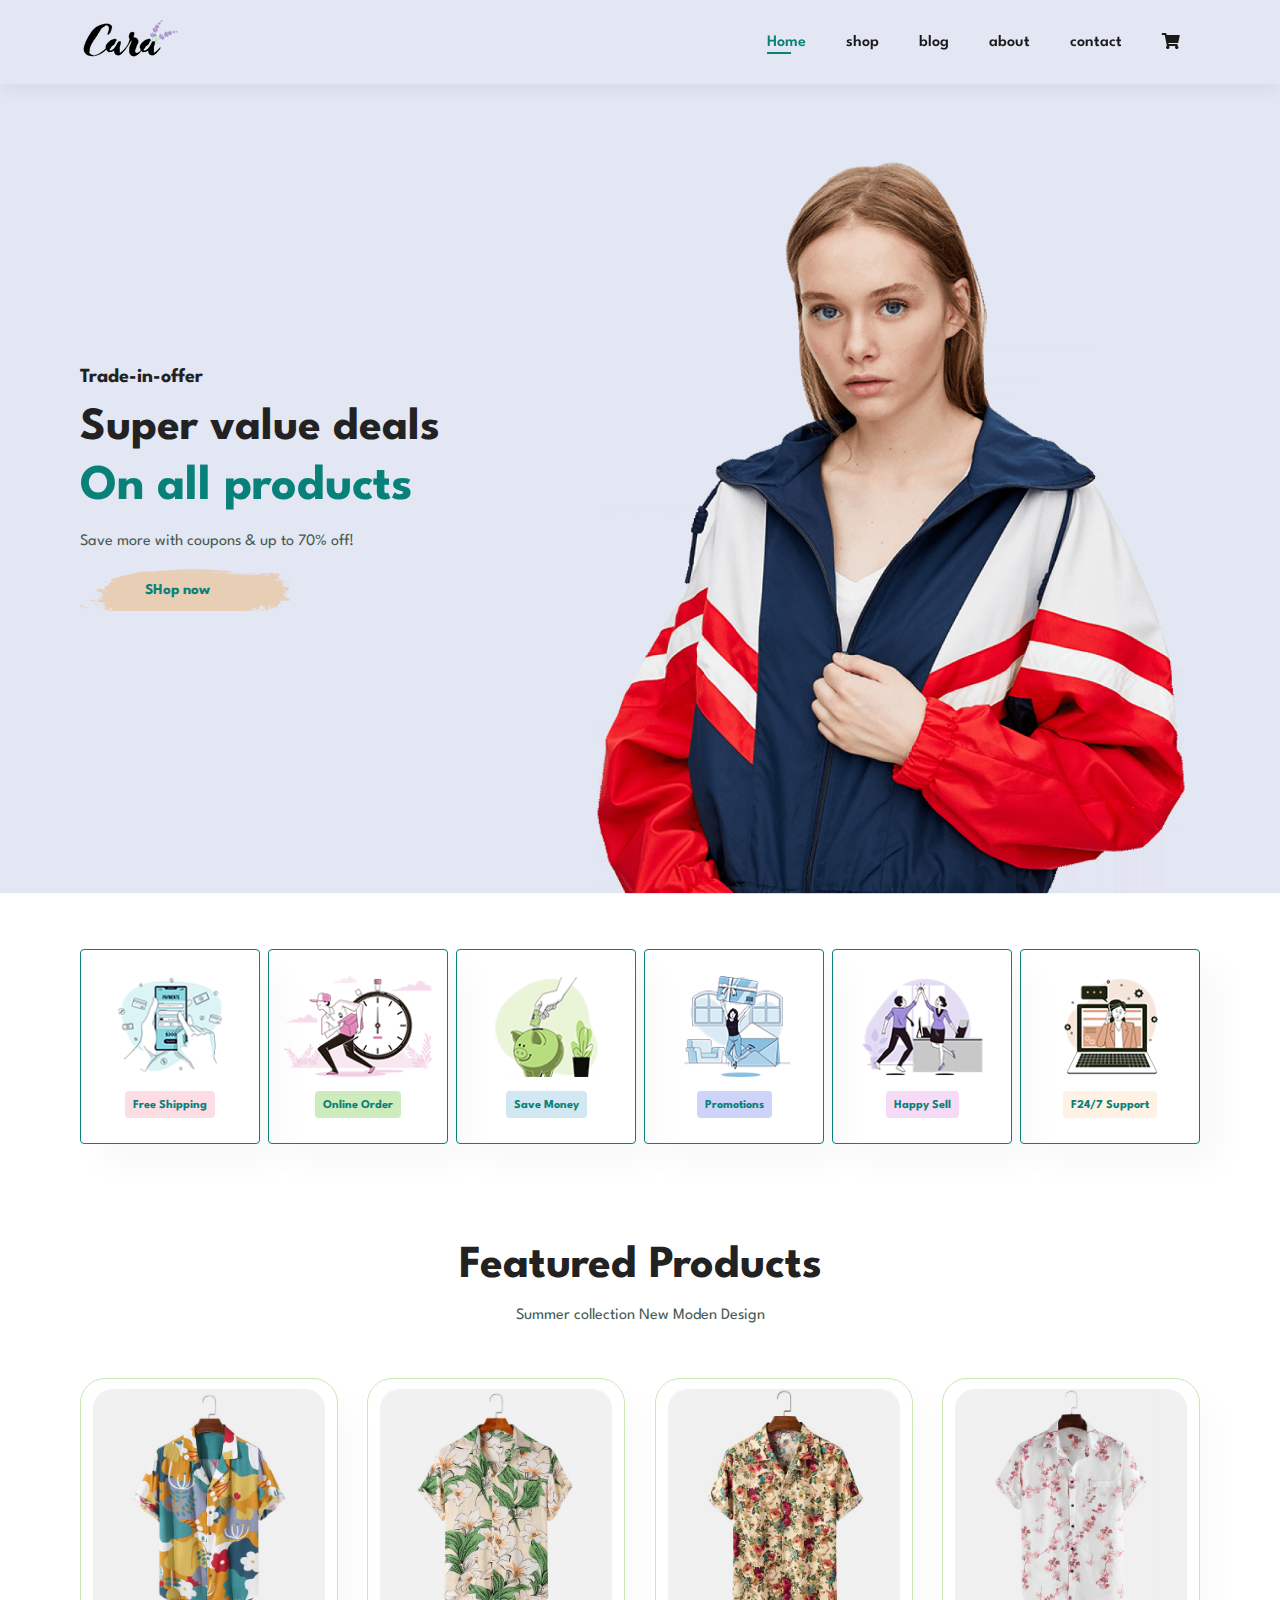
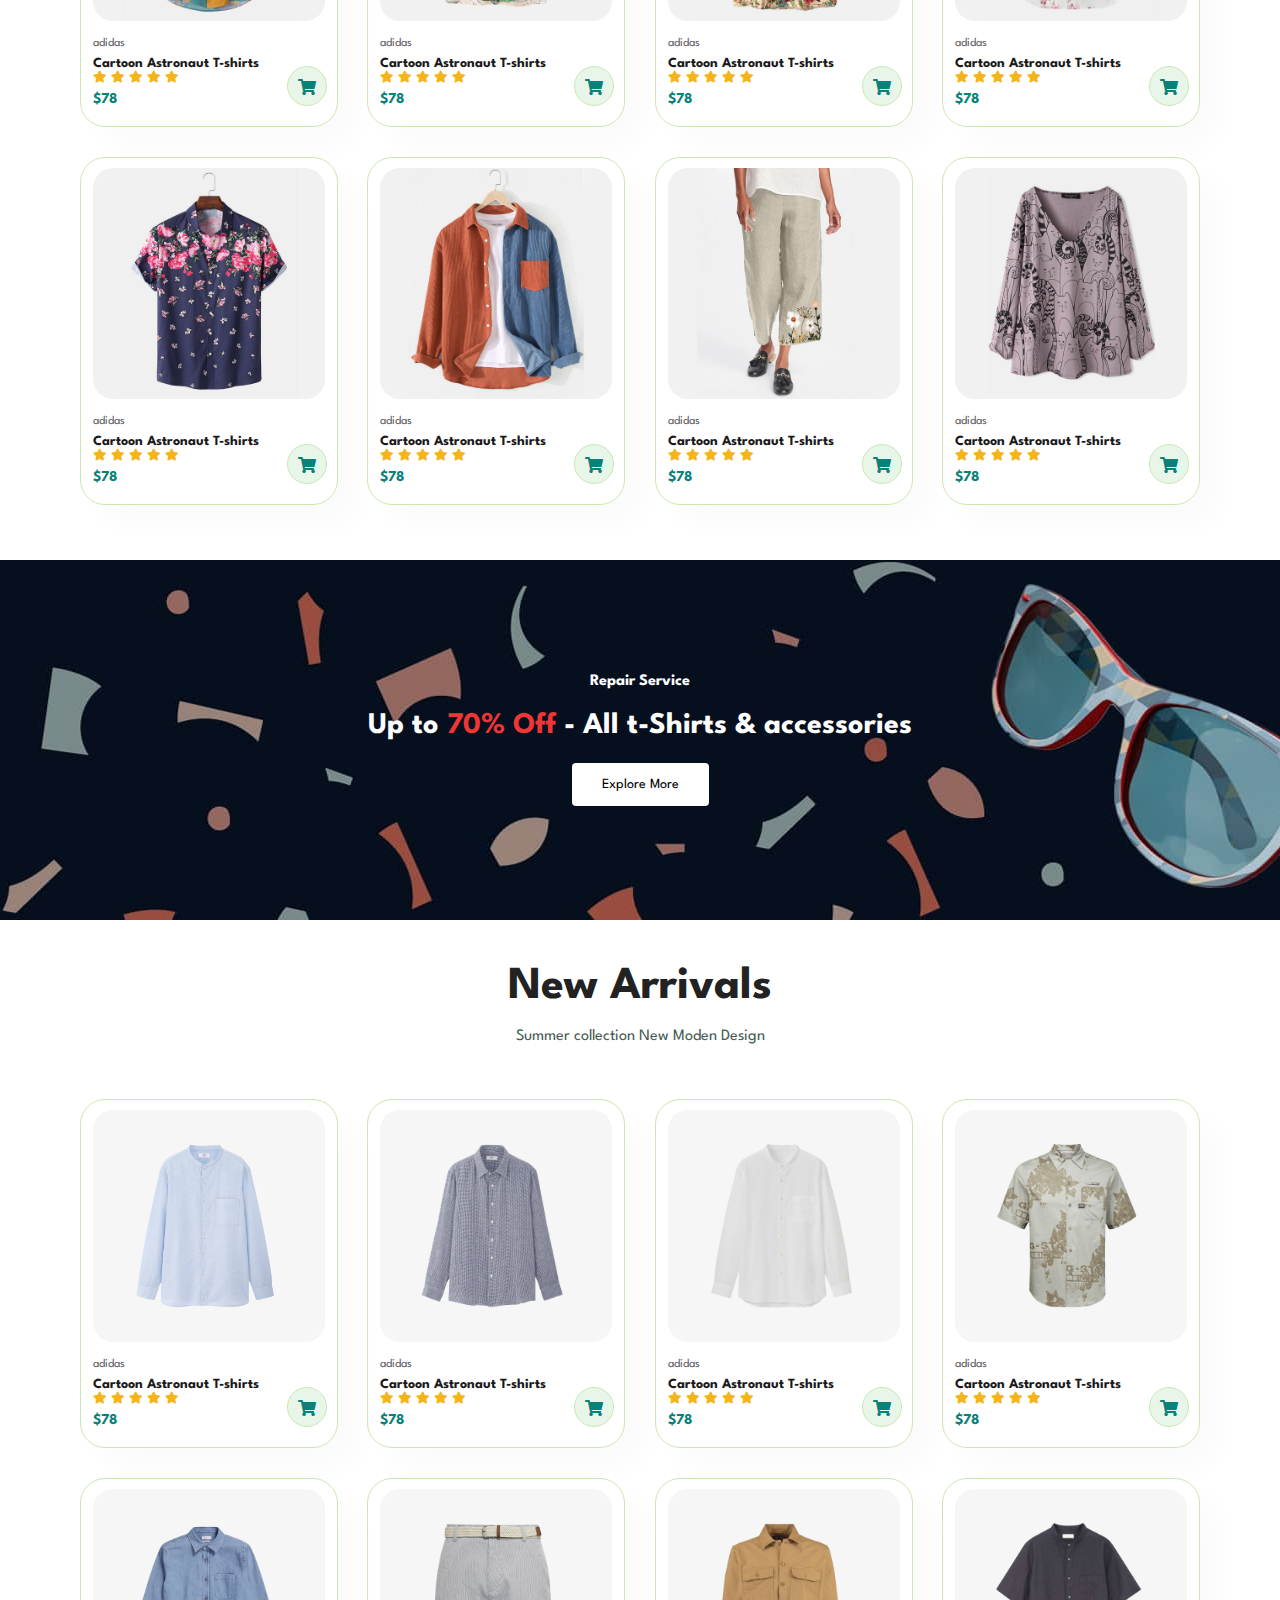
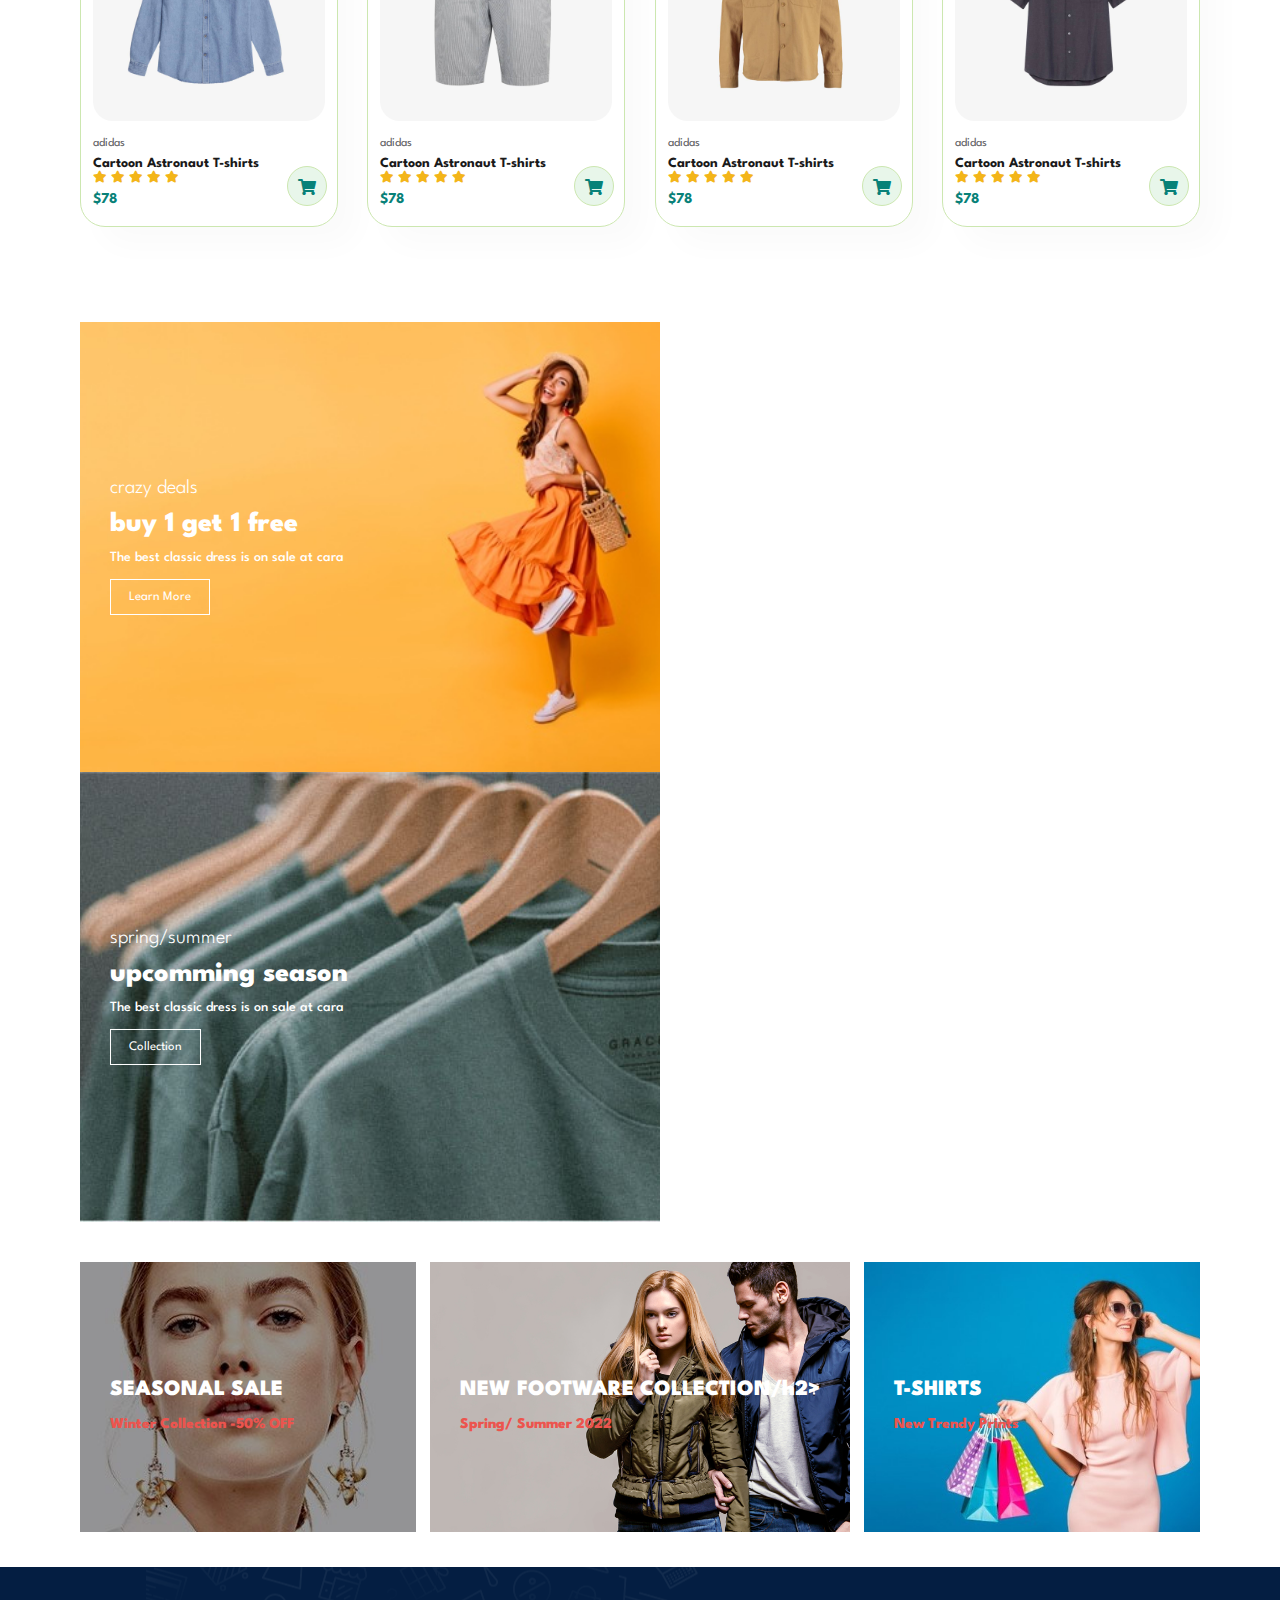
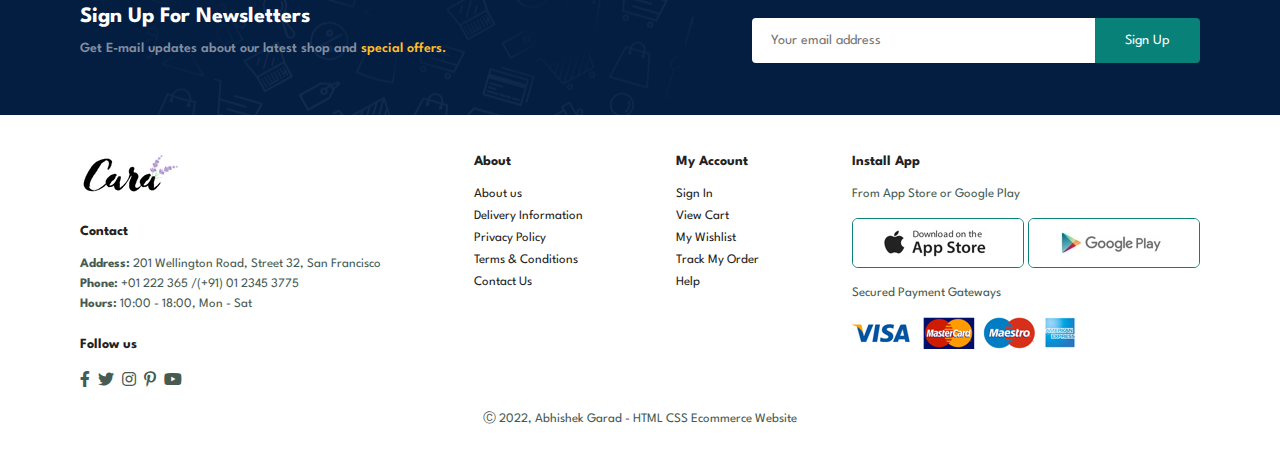
<file: index.html>
<!DOCTYPE html>
<html lang="en">

<head>
    <meta charset="UTF-8">
    <meta http-equiv="X-UA-Compatible" content="IE=edge">
    <meta name="viewport" content="width=device-width, initial-scale=1.0">
    <title>Document</title>
    <link rel="stylesheet" href="style.css">
    <link rel="stylesheet" href="https://use.fontawesome.com/releases/v5.15.4/css/all.css">

<body>

    <section id="header">
        <a href="#"><img src="img/logo.png" class="logo" alt=""></a>

        <div>
            <ul id="navbar">
                <li><a class="active" href="index.html">Home</a></li>
                <li><a href="shop.html">shop</a></li>
                <li><a href="blog.html">blog</a></li>
                <li><a href="about.html">about</a></li>
                <li><a href="contact.html">contact</a></li>
                <li id="lg-bag"><a href="cart.html"><i class="fa fa-shopping-cart" aria-hidden="true"></i></a></li>
                <a href="#" id="close"><i class="fa fa-times" aria-hidden="true"></i></a>
            </ul>

        </div>
        <div id="mobile">
            <a href="cart.html"><i class="fa fa-shopping-cart" aria-hidden="true"></i></a>
            <i id="bar" class="fas fa-outdent"></i>
        </div>
    </section>

    <section id="hero">
        <h4>Trade-in-offer</h4>
        <h2>Super value deals</h2>
        <h1>On all products</h1>
        <p>Save more with coupons & up to 70% off!</p>
        <button>SHop now</button>
    </section>

    <section id="feature" class="section-p1">
        <div class="fe-box">
            <img src="img/features/f1.png" alt="">
            <h6>Free Shipping</h6>
        </div>
        <div class="fe-box">
            <img src="img/features/f2.png" alt="">
            <h6>Online Order</h6>
        </div>
        <div class="fe-box">
            <img src="img/features/f3.png" alt="">
            <h6>Save Money</h6>
        </div>
        <div class="fe-box">
            <img src="img/features/f4.png" alt="">
            <h6>Promotions</h6>
        </div>
        <div class="fe-box">
            <img src="img/features/f5.png" alt="">
            <h6>Happy Sell</h6>
        </div>
        <div class="fe-box">
            <img src="img/features/f6.png" alt="">
            <h6>F24/7 Support</h6>
        </div>

    </section>

    <section id="product1" class="section-p1">
        <h2>Featured Products</h2>
        <p>Summer collection New Moden Design</p>
        <div class="pro-container">
            <div class="pro">
                <img src="img/products/f1.jpg" alt="">
                <div class="des">
                    <span>adidas</span>
                    <h5>Cartoon Astronaut T-shirts</h5>
                    <div class="star">
                        <i class="fas fa-star"></i>
                        <i class="fas fa-star"></i>
                        <i class="fas fa-star"></i>
                        <i class="fas fa-star"></i>
                        <i class="fas fa-star"></i>
                    </div>
                    <h4>$78</h4>
                </div>
                <a href="#"><i class="fa fa-shopping-cart cart" aria-hidden="true"></i></a>
            </div>
            <div class="pro">
                <img src="img/products/f2.jpg" alt="">
                <div class="des">
                    <span>adidas</span>
                    <h5>Cartoon Astronaut T-shirts</h5>
                    <div class="star">
                        <i class="fas fa-star"></i>
                        <i class="fas fa-star"></i>
                        <i class="fas fa-star"></i>
                        <i class="fas fa-star"></i>
                        <i class="fas fa-star"></i>
                    </div>
                    <h4>$78</h4>
                </div>
                <a href="#"><i class="fa fa-shopping-cart cart" aria-hidden="true"></i></a>
            </div>
            <div class="pro">
                <img src="img/products/f3.jpg" alt="">
                <div class="des">
                    <span>adidas</span>
                    <h5>Cartoon Astronaut T-shirts</h5>
                    <div class="star">
                        <i class="fas fa-star"></i>
                        <i class="fas fa-star"></i>
                        <i class="fas fa-star"></i>
                        <i class="fas fa-star"></i>
                        <i class="fas fa-star"></i>
                    </div>
                    <h4>$78</h4>
                </div>
                <a href="#"><i class="fa fa-shopping-cart cart" aria-hidden="true"></i></a>
            </div>
            <div class="pro">
                <img src="img/products/f4.jpg" alt="">
                <div class="des">
                    <span>adidas</span>
                    <h5>Cartoon Astronaut T-shirts</h5>
                    <div class="star">
                        <i class="fas fa-star"></i>
                        <i class="fas fa-star"></i>
                        <i class="fas fa-star"></i>
                        <i class="fas fa-star"></i>
                        <i class="fas fa-star"></i>
                    </div>
                    <h4>$78</h4>
                </div>
                <a href="#"><i class="fa fa-shopping-cart cart" aria-hidden="true"></i></a>
            </div>
            <div class="pro">
                <img src="img/products/f5.jpg" alt="">
                <div class="des">
                    <span>adidas</span>
                    <h5>Cartoon Astronaut T-shirts</h5>
                    <div class="star">
                        <i class="fas fa-star"></i>
                        <i class="fas fa-star"></i>
                        <i class="fas fa-star"></i>
                        <i class="fas fa-star"></i>
                        <i class="fas fa-star"></i>
                    </div>
                    <h4>$78</h4>
                </div>
                <a href="#"><i class="fa fa-shopping-cart cart" aria-hidden="true"></i></a>
            </div>
            <div class="pro">
                <img src="img/products/f6.jpg" alt="">
                <div class="des">
                    <span>adidas</span>
                    <h5>Cartoon Astronaut T-shirts</h5>
                    <div class="star">
                        <i class="fas fa-star"></i>
                        <i class="fas fa-star"></i>
                        <i class="fas fa-star"></i>
                        <i class="fas fa-star"></i>
                        <i class="fas fa-star"></i>
                    </div>
                    <h4>$78</h4>
                </div>
                <a href="#"><i class="fa fa-shopping-cart cart" aria-hidden="true"></i></a>
            </div>
            <div class="pro">
                <img src="img/products/f7.jpg" alt="">
                <div class="des">
                    <span>adidas</span>
                    <h5>Cartoon Astronaut T-shirts</h5>
                    <div class="star">
                        <i class="fas fa-star"></i>
                        <i class="fas fa-star"></i>
                        <i class="fas fa-star"></i>
                        <i class="fas fa-star"></i>
                        <i class="fas fa-star"></i>
                    </div>
                    <h4>$78</h4>
                </div>
                <a href="#"><i class="fa fa-shopping-cart cart" aria-hidden="true"></i></a>
            </div>
            <div class="pro">
                <img src="img/products/f8.jpg" alt="">
                <div class="des">
                    <span>adidas</span>
                    <h5>Cartoon Astronaut T-shirts</h5>
                    <div class="star">
                        <i class="fas fa-star"></i>
                        <i class="fas fa-star"></i>
                        <i class="fas fa-star"></i>
                        <i class="fas fa-star"></i>
                        <i class="fas fa-star"></i>
                    </div>
                    <h4>$78</h4>
                </div>
                <a href="#"><i class="fa fa-shopping-cart cart" aria-hidden="true"></i></a>
            </div>

        </div>

    </section>

    <section id="banner" class="section-m1">
        <h4>Repair Service</h4>
        <h2>Up to <span>70% Off</span> - All t-Shirts & accessories</h2>
        <button class="normal">Explore More</button>

    </section>

    <section id="product1" class="section-p1">
        <h2>New Arrivals</h2>
        <p>Summer collection New Moden Design</p>
        <div class="pro-container">
            <div class="pro">
                <img src="img/products/n1.jpg" alt="">
                <div class="des">
                    <span>adidas</span>
                    <h5>Cartoon Astronaut T-shirts</h5>
                    <div class="star">
                        <i class="fas fa-star"></i>
                        <i class="fas fa-star"></i>
                        <i class="fas fa-star"></i>
                        <i class="fas fa-star"></i>
                        <i class="fas fa-star"></i>
                    </div>
                    <h4>$78</h4>
                </div>
                <a href="#"><i class="fa fa-shopping-cart cart" aria-hidden="true"></i></a>
            </div>
            <div class="pro">
                <img src="img/products/n2.jpg" alt="">
                <div class="des">
                    <span>adidas</span>
                    <h5>Cartoon Astronaut T-shirts</h5>
                    <div class="star">
                        <i class="fas fa-star"></i>
                        <i class="fas fa-star"></i>
                        <i class="fas fa-star"></i>
                        <i class="fas fa-star"></i>
                        <i class="fas fa-star"></i>
                    </div>
                    <h4>$78</h4>
                </div>
                <a href="#"><i class="fa fa-shopping-cart cart" aria-hidden="true"></i></a>
            </div>
            <div class="pro">
                <img src="img/products/n3.jpg" alt="">
                <div class="des">
                    <span>adidas</span>
                    <h5>Cartoon Astronaut T-shirts</h5>
                    <div class="star">
                        <i class="fas fa-star"></i>
                        <i class="fas fa-star"></i>
                        <i class="fas fa-star"></i>
                        <i class="fas fa-star"></i>
                        <i class="fas fa-star"></i>
                    </div>
                    <h4>$78</h4>
                </div>
                <a href="#"><i class="fa fa-shopping-cart cart" aria-hidden="true"></i></a>
            </div>
            <div class="pro">
                <img src="img/products/n4.jpg" alt="">
                <div class="des">
                    <span>adidas</span>
                    <h5>Cartoon Astronaut T-shirts</h5>
                    <div class="star">
                        <i class="fas fa-star"></i>
                        <i class="fas fa-star"></i>
                        <i class="fas fa-star"></i>
                        <i class="fas fa-star"></i>
                        <i class="fas fa-star"></i>
                    </div>
                    <h4>$78</h4>
                </div>
                <a href="#"><i class="fa fa-shopping-cart cart" aria-hidden="true"></i></a>
            </div>
            <div class="pro">
                <img src="img/products/n5.jpg" alt="">
                <div class="des">
                    <span>adidas</span>
                    <h5>Cartoon Astronaut T-shirts</h5>
                    <div class="star">
                        <i class="fas fa-star"></i>
                        <i class="fas fa-star"></i>
                        <i class="fas fa-star"></i>
                        <i class="fas fa-star"></i>
                        <i class="fas fa-star"></i>
                    </div>
                    <h4>$78</h4>
                </div>
                <a href="#"><i class="fa fa-shopping-cart cart" aria-hidden="true"></i></a>
            </div>
            <div class="pro">
                <img src="img/products/n6.jpg" alt="">
                <div class="des">
                    <span>adidas</span>
                    <h5>Cartoon Astronaut T-shirts</h5>
                    <div class="star">
                        <i class="fas fa-star"></i>
                        <i class="fas fa-star"></i>
                        <i class="fas fa-star"></i>
                        <i class="fas fa-star"></i>
                        <i class="fas fa-star"></i>
                    </div>
                    <h4>$78</h4>
                </div>
                <a href="#"><i class="fa fa-shopping-cart cart" aria-hidden="true"></i></a>
            </div>
            <div class="pro">
                <img src="img/products/n7.jpg" alt="">
                <div class="des">
                    <span>adidas</span>
                    <h5>Cartoon Astronaut T-shirts</h5>
                    <div class="star">
                        <i class="fas fa-star"></i>
                        <i class="fas fa-star"></i>
                        <i class="fas fa-star"></i>
                        <i class="fas fa-star"></i>
                        <i class="fas fa-star"></i>
                    </div>
                    <h4>$78</h4>
                </div>
                <a href="#"><i class="fa fa-shopping-cart cart" aria-hidden="true"></i></a>
            </div>
            <div class="pro">
                <img src="img/products/n8.jpg" alt="">
                <div class="des">
                    <span>adidas</span>
                    <h5>Cartoon Astronaut T-shirts</h5>
                    <div class="star">
                        <i class="fas fa-star"></i>
                        <i class="fas fa-star"></i>
                        <i class="fas fa-star"></i>
                        <i class="fas fa-star"></i>
                        <i class="fas fa-star"></i>
                    </div>
                    <h4>$78</h4>
                </div>
                <a href="#"><i class="fa fa-shopping-cart cart" aria-hidden="true"></i></a>
            </div>

        </div>

    </section>

    <section id="sm-banner" class="section-p1">
        <div class="banner-box">
            <h4>crazy deals</h4>
            <h2>buy 1 get 1 free</h2>
            <span>The best classic dress is on sale at cara</span>
            <button class="white">Learn More</button>
        </div>
        <div class="banner-box banner-box2">
            <h4>spring/summer</h4>
            <h2>upcomming season</h2>
            <span>The best classic dress is on sale at cara</span>
            <button class="white">Collection</button>
        </div>

    </section>

    <section id="banner3">
        <div class="banner-box ">
            <h2>SEASONAL SALE</h2>
            <h3>Winter Collection -50% OFF</h3>
        </div>
        <div class="banner-box banner-box2">
            <h2>NEW FOOTWARE COLLECTION/h2>
                <h3>Spring/ Summer 2022</h3>
        </div>
        <div class="banner-box banner-box3">
            <h2>T-SHIRTS</h2>
            <h3>New Trendy Prints</h3>
        </div>
    </section><br>

    <section id="newsletter" class="section-p1">
        <div class="newstext">
            <h4>Sign Up For Newsletters</h4>
            <p>Get E-mail updates about our latest shop and <span>special offers.</span></p>
        </div>
        <div class="form">
            <input type="text" placeholder="Your email address">
            <button class="normal">Sign Up</button>
        </div>
    </section>

    <footer class="section-p1">
        <div class="col">
            <img class="logo" src="img/logo.png" alt="">
            <h4>Contact</h4>
            <p><strong> Address:</strong> 201 Wellington Road, Street 32, San Francisco</p>
            <p><strong>Phone:</strong> +01 222 365 /(+91) 01 2345 3775</p>
            <p><strong>Hours:</strong> 10:00 - 18:00, Mon - Sat</p>
            <div class="follow">
                <h4>Follow us</h4>
                <div class="icon">
                    <i class="fab fa-facebook-f"></i>
                    <i class="fab fa-twitter"></i>
                    <i class="fab fa-instagram"></i>
                    <i class="fab fa-pinterest-p"></i>
                    <i class="fab fa-youtube"></i>

                </div>
            </div>
        </div>
        <div class="col">
            <h4>About</h4>
            <a href="#">About us</a>
            <a href="#">Delivery Information</a>
            <a href="#">Privacy Policy</a>
            <a href="#">Terms & Conditions</a>
            <a href="#">Contact Us</a>
        </div>
        <div class="col">
            <h4>My Account</h4>
            <a href="#">Sign In</a>
            <a href="#">View Cart</a>
            <a href="#">My Wishlist</a>
            <a href="#">Track My Order</a>
            <a href="#">Help</a>
        </div>
        <div class="col install">
            <h4>Install App</h4>
            <p>From App Store or Google Play</p>
            <div class="row">
                <img src="img/pay/app.jpg" alt="">
                <img src="img/pay/play.jpg" alt="">
            </div>
            <p>Secured Payment Gateways</p>
            <img src="img/pay/pay.png" alt="">
        </div>
        <div class="copyright">
            <p>Ⓒ 2022, Abhishek Garad - HTML CSS Ecommerce Website</p>

        </div>
    </footer>



    <script src="script.js">
    </script>
</body>

</html>
</file>
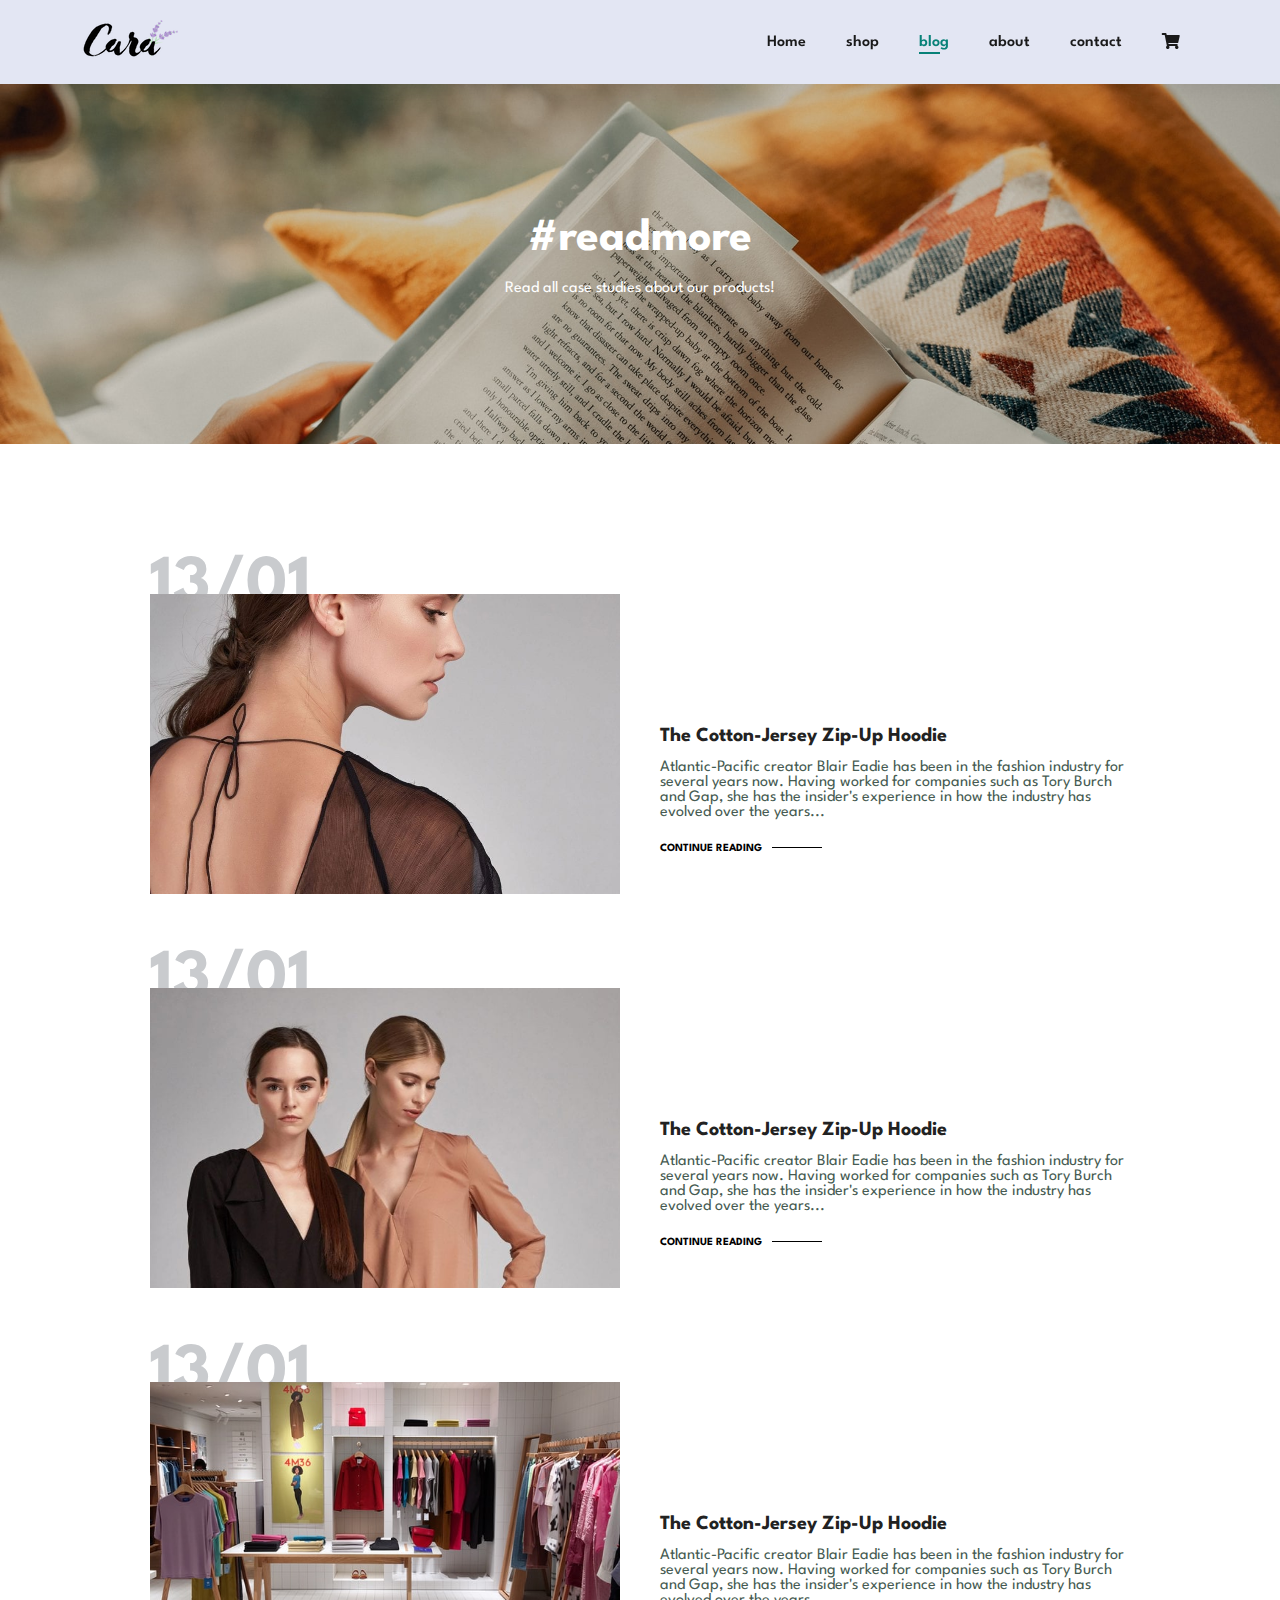
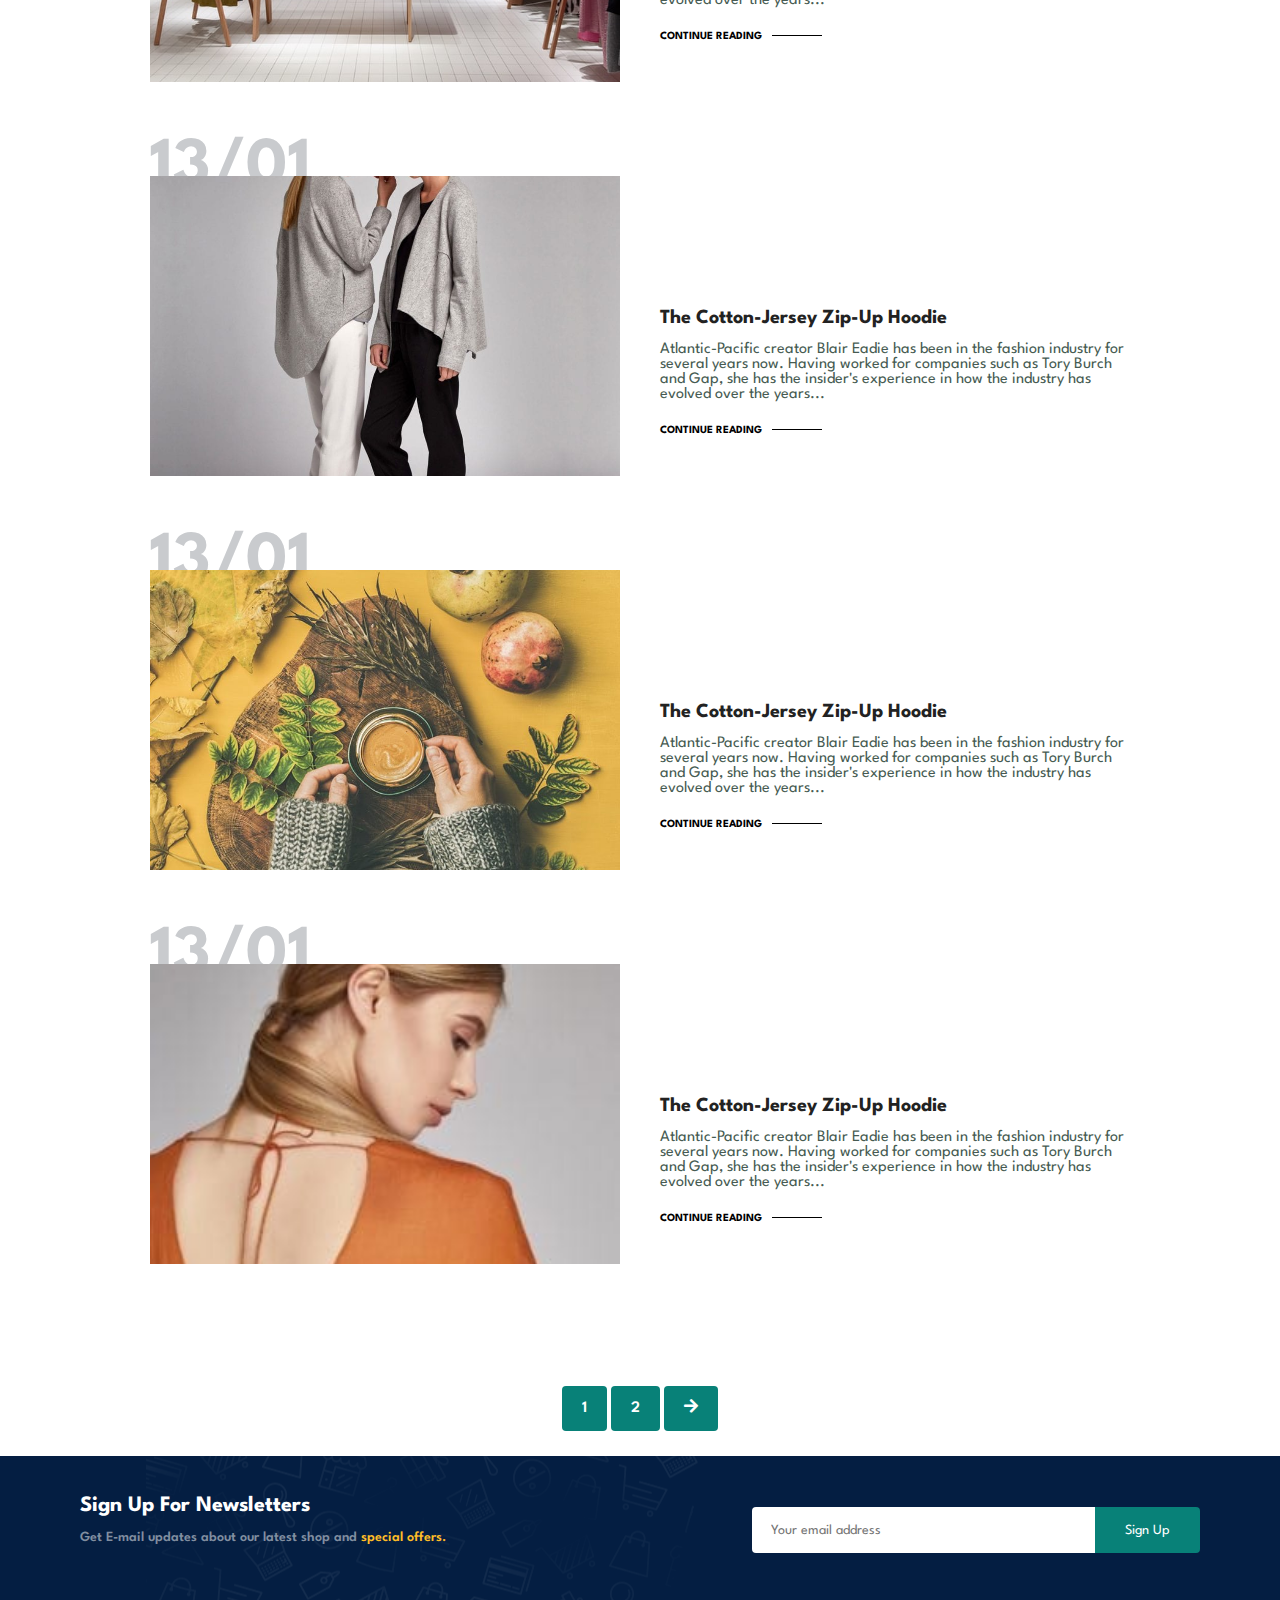
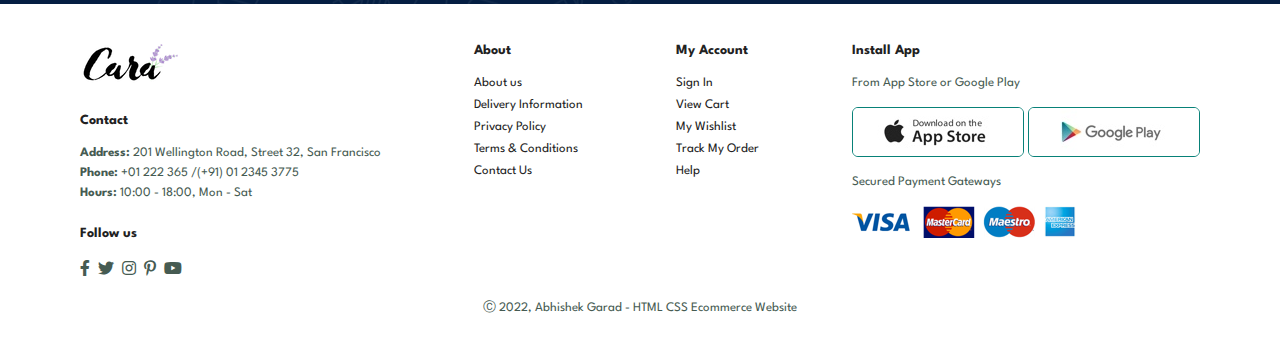
<file: blog.html>
<!DOCTYPE html>
<html lang="en">

<head>
    <meta charset="UTF-8">
    <meta http-equiv="X-UA-Compatible" content="IE=edge">
    <meta name="viewport" content="width=device-width, initial-scale=1.0">
    <title>Document</title>
    <link rel="stylesheet" href="style.css">
    <link rel="stylesheet" href="https://use.fontawesome.com/releases/v5.15.4/css/all.css">

<body>

    <section id="header">
        <a href="#"><img src="img/logo.png" class="logo" alt=""></a>

        <div>
            <ul id="navbar">
                <li><a href="index.html">Home</a></li>
                <li><a href="shop.html">shop</a></li>
                <li><a class="active" href="blog.html">blog</a></li>
                <li><a href="about.html">about</a></li>
                <li><a href="contact.html">contact</a></li>
                <li id="lg-bag"><a href="cart.html"><i class="fa fa-shopping-cart" aria-hidden="true"></i></a></li>
                <a href="#" id="close"><i class="fa fa-times" aria-hidden="true"></i></a>
            </ul>

        </div>
        <div id="mobile">
            <a href="cart.html"><i class="fa fa-shopping-cart" aria-hidden="true"></i></a>
            <i id="bar" class="fas fa-outdent"></i>
        </div>
    </section>

    <section id="page-header" class="blog-header">
        <h2>#readmore</h2>
        <p>Read all case studies about our products!</p>
    </section>

    <section id="blog">
        <div class="blog-box">
            <div class="blog-img">
                <img src="img/blog/b1.jpg" alt="">
            </div>
            <div class="blog-details">
                <h4>The Cotton-Jersey Zip-Up Hoodie</h4>
                <p>Atlantic-Pacific creator Blair Eadie has been in the fashion industry for several years now. Having
                    worked for companies such as Tory Burch and Gap, she has the insider's experience in how the
                    industry has evolved over the years...
                </p>
                <a href="#">CONTINUE READING</a>
            </div>
            <h1>13/01</h1>
        </div>
        <div class="blog-box">
            <div class="blog-img">
                <img src="img/blog/b2.jpg" alt="">
            </div>
            <div class="blog-details">
                <h4>The Cotton-Jersey Zip-Up Hoodie</h4>
                <p>Atlantic-Pacific creator Blair Eadie has been in the fashion industry for several years now. Having
                    worked for companies such as Tory Burch and Gap, she has the insider's experience in how the
                    industry has evolved over the years...
                </p>
                <a href="#">CONTINUE READING</a>
            </div>
            <h1>13/01</h1>
        </div>
        <div class="blog-box">
            <div class="blog-img">
                <img src="img/blog/b3.jpg" alt="">
            </div>
            <div class="blog-details">
                <h4>The Cotton-Jersey Zip-Up Hoodie</h4>
                <p>Atlantic-Pacific creator Blair Eadie has been in the fashion industry for several years now. Having
                    worked for companies such as Tory Burch and Gap, she has the insider's experience in how the
                    industry has evolved over the years...
                </p>
                <a href="#">CONTINUE READING</a>
            </div>
            <h1>13/01</h1>
        </div>
        <div class="blog-box">
            <div class="blog-img">
                <img src="img/blog/b4.jpg" alt="">
            </div>
            <div class="blog-details">
                <h4>The Cotton-Jersey Zip-Up Hoodie</h4>
                <p>Atlantic-Pacific creator Blair Eadie has been in the fashion industry for several years now. Having
                    worked for companies such as Tory Burch and Gap, she has the insider's experience in how the
                    industry has evolved over the years...
                </p>
                <a href="#">CONTINUE READING</a>
            </div>
            <h1>13/01</h1>
        </div>
        <div class="blog-box">
            <div class="blog-img">
                <img src="img/blog/b6.jpg" alt="">
            </div>
            <div class="blog-details">
                <h4>The Cotton-Jersey Zip-Up Hoodie</h4>
                <p>Atlantic-Pacific creator Blair Eadie has been in the fashion industry for several years now. Having
                    worked for companies such as Tory Burch and Gap, she has the insider's experience in how the
                    industry has evolved over the years...
                </p>
                <a href="#">CONTINUE READING</a>
            </div>
            <h1>13/01</h1>
        </div>
        <div class="blog-box">
            <div class="blog-img">
                <img src="img/blog/b7.jpg" alt="">
            </div>
            <div class="blog-details">
                <h4>The Cotton-Jersey Zip-Up Hoodie</h4>
                <p>Atlantic-Pacific creator Blair Eadie has been in the fashion industry for several years now. Having
                    worked for companies such as Tory Burch and Gap, she has the insider's experience in how the
                    industry has evolved over the years...
                </p>
                <a href="#">CONTINUE READING</a>
            </div>
            <h1>13/01</h1>
        </div>

    </section>

    <section id="pagination" class="section-p1">
        <a href="#">1</a>
        <a href="#">2</a>
        <a href="#"><i class="fa fa-arrow-right" aria-hidden="true"></i></a>
    </section>

    <section id="newsletter" class="section-p1">
        <div class="newstext">
            <h4>Sign Up For Newsletters</h4>
            <p>Get E-mail updates about our latest shop and <span>special offers.</span></p>
        </div>
        <div class="form">
            <input type="text" placeholder="Your email address">
            <button class="normal">Sign Up</button>
        </div>
    </section>

    <footer class="section-p1">
        <div class="col">
            <img class="logo" src="img/logo.png" alt="">
            <h4>Contact</h4>
            <p><strong> Address:</strong> 201 Wellington Road, Street 32, San Francisco</p>
            <p><strong>Phone:</strong> +01 222 365 /(+91) 01 2345 3775</p>
            <p><strong>Hours:</strong> 10:00 - 18:00, Mon - Sat</p>
            <div class="follow">
                <h4>Follow us</h4>
                <div class="icon">
                    <i class="fab fa-facebook-f"></i>
                    <i class="fab fa-twitter"></i>
                    <i class="fab fa-instagram"></i>
                    <i class="fab fa-pinterest-p"></i>
                    <i class="fab fa-youtube"></i>

                </div>
            </div>
        </div>
        <div class="col">
            <h4>About</h4>
            <a href="#">About us</a>
            <a href="#">Delivery Information</a>
            <a href="#">Privacy Policy</a>
            <a href="#">Terms & Conditions</a>
            <a href="#">Contact Us</a>
        </div>
        <div class="col">
            <h4>My Account</h4>
            <a href="#">Sign In</a>
            <a href="#">View Cart</a>
            <a href="#">My Wishlist</a>
            <a href="#">Track My Order</a>
            <a href="#">Help</a>
        </div>
        <div class="col install">
            <h4>Install App</h4>
            <p>From App Store or Google Play</p>
            <div class="row">
                <img src="img/pay/app.jpg" alt="">
                <img src="img/pay/play.jpg" alt="">
            </div>
            <p>Secured Payment Gateways</p>
            <img src="img/pay/pay.png" alt="">
        </div>
        <div class="copyright">
            <p>Ⓒ 2022, Abhishek Garad - HTML CSS Ecommerce Website</p>

        </div>
    </footer>



    <script src="script.js">
    </script>
</body>

</html>
</file>
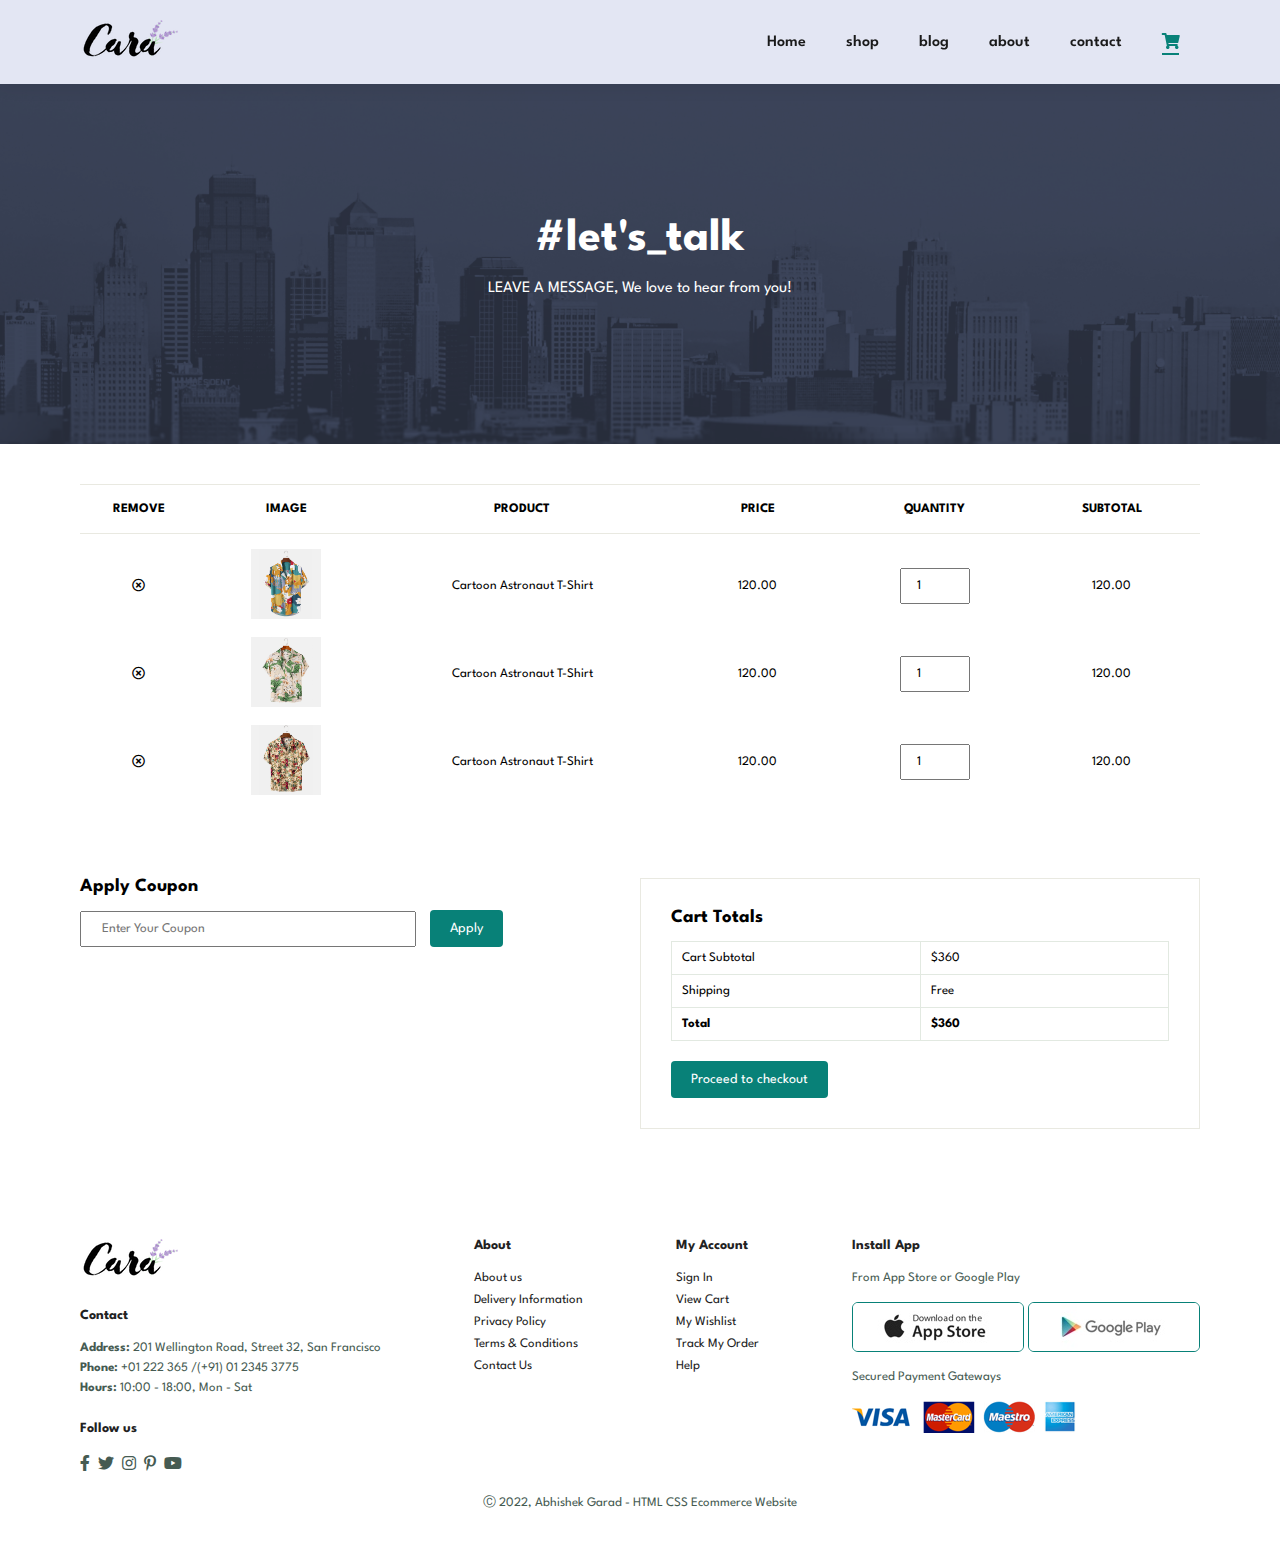
<file: cart.html>
<!DOCTYPE html>
<html lang="en">

<head>
    <meta charset="UTF-8">
    <meta http-equiv="X-UA-Compatible" content="IE=edge">
    <meta name="viewport" content="width=device-width, initial-scale=1.0">
    <title>Document</title>
    <link rel="stylesheet" href="style.css">
    <link rel="stylesheet" href="https://use.fontawesome.com/releases/v5.15.4/css/all.css">

<body>

    <section id="header">
        <a href="#"><img src="img/logo.png" class="logo" alt=""></a>

        <div>
            <ul id="navbar">
                <li><a href="index.html">Home</a></li>
                <li><a href="shop.html">shop</a></li>
                <li><a href="blog.html">blog</a></li>
                <li><a href="about.html">about</a></li>
                <li><a href="contact.html">contact</a></li>
                <li id="lg-bag"><a class="active" href="cart.html"><i class="fa fa-shopping-cart" aria-hidden="true"></i></a></li>
                <a href="#" id="close"><i class="fa fa-times" aria-hidden="true"></i></a>
            </ul>

        </div>
        <div id="mobile">
            <a href="cart.html"><i class="fa fa-shopping-cart" aria-hidden="true"></i></a>
            <i id="bar" class="fas fa-outdent"></i>
        </div>
    </section>

    <section id="page-header" class="about-header">
        <h2>#let's_talk</h2>
        <p>LEAVE A MESSAGE, We love to hear from you!</p>
    </section>

    <section id="cart" class="section-p1">
        <table width="100%">
            <thead>
                <tr>
                    <td>Remove</td>
                    <td>Image</td>
                    <td>Product</td>
                    <td>Price</td>
                    <td>Quantity</td>
                    <td>Subtotal</td>
                </tr>
            </thead>
            <tbody>
                <tr>
                    <td><i class="far fa-times-circle"></i><a href="#"></a></td>
                    <td><img src="img/products/f1.jpg" alt=""></td>
                    <td>Cartoon Astronaut T-Shirt</td>
                    <td>120.00</td>
                    <td><input type="number" value="1"></td>
                    <td>120.00</td>
                </tr>
                <tr>
                    <td><i class="far fa-times-circle"></i><a href="#"></a></td>
                    <td><img src="img/products/f2.jpg" alt=""></td>
                    <td>Cartoon Astronaut T-Shirt</td>
                    <td>120.00</td>
                    <td><input type="number" value="1"></td>
                    <td>120.00</td>
                </tr>
                <tr>
                    <td><i class="far fa-times-circle"></i><a href="#"></a></td>
                    <td><img src="img/products/f3.jpg" alt=""></td>
                    <td>Cartoon Astronaut T-Shirt</td>
                    <td>120.00</td>
                    <td><input type="number" value="1"></td>
                    <td>120.00</td>
                </tr>
            </tbody>
        </table>
    </section>

    <section id="cart-add" class="section-p1">
        <div id="coupon">
            <h3>Apply Coupon</h3>
            <div>
                <input type="text" placeholder="Enter Your Coupon">
                <button class="normal">Apply</button>
            </div>
        </div>
        <div id="subtotal"> 
            <h3>Cart Totals</h3>
            <table>
                <tr>
                    <td>Cart Subtotal</td>
                    <td>$360</td>  
                </tr>
                <tr>
                    <td>Shipping</td>
                    <td>Free</td>
                </tr>
                <tr>
                    <td><Strong>Total</Strong></td>
                    <td><strong>$360</strong></td>
                </tr>
            </table>
            <button class="normal">Proceed to checkout</button>
        </div>
    </section>


    <footer class="section-p1">
        <div class="col">
            <img class="logo" src="img/logo.png" alt="">
            <h4>Contact</h4>
            <p><strong> Address:</strong> 201 Wellington Road, Street 32, San Francisco</p>
            <p><strong>Phone:</strong> +01 222 365 /(+91) 01 2345 3775</p>
            <p><strong>Hours:</strong> 10:00 - 18:00, Mon - Sat</p>
            <div class="follow">
                <h4>Follow us</h4>
                <div class="icon">
                    <i class="fab fa-facebook-f"></i>
                    <i class="fab fa-twitter"></i>
                    <i class="fab fa-instagram"></i>
                    <i class="fab fa-pinterest-p"></i>
                    <i class="fab fa-youtube"></i>

                </div>
            </div>
        </div>
        <div class="col">
            <h4>About</h4>
            <a href="#">About us</a>
            <a href="#">Delivery Information</a>
            <a href="#">Privacy Policy</a>
            <a href="#">Terms & Conditions</a>
            <a href="#">Contact Us</a>
        </div>
        <div class="col">
            <h4>My Account</h4>
            <a href="#">Sign In</a>
            <a href="#">View Cart</a>
            <a href="#">My Wishlist</a>
            <a href="#">Track My Order</a>
            <a href="#">Help</a>
        </div>
        <div class="col install">
            <h4>Install App</h4>
            <p>From App Store or Google Play</p>
            <div class="row">
                <img src="img/pay/app.jpg" alt="">
                <img src="img/pay/play.jpg" alt="">
            </div>
            <p>Secured Payment Gateways</p>
            <img src="img/pay/pay.png" alt="">
        </div>
        <div class="copyright">
            <p>Ⓒ 2022, Abhishek Garad - HTML CSS Ecommerce Website</p>

        </div>
    </footer>



    <script src="script.js">
    </script>
</body>

</html>
</file>
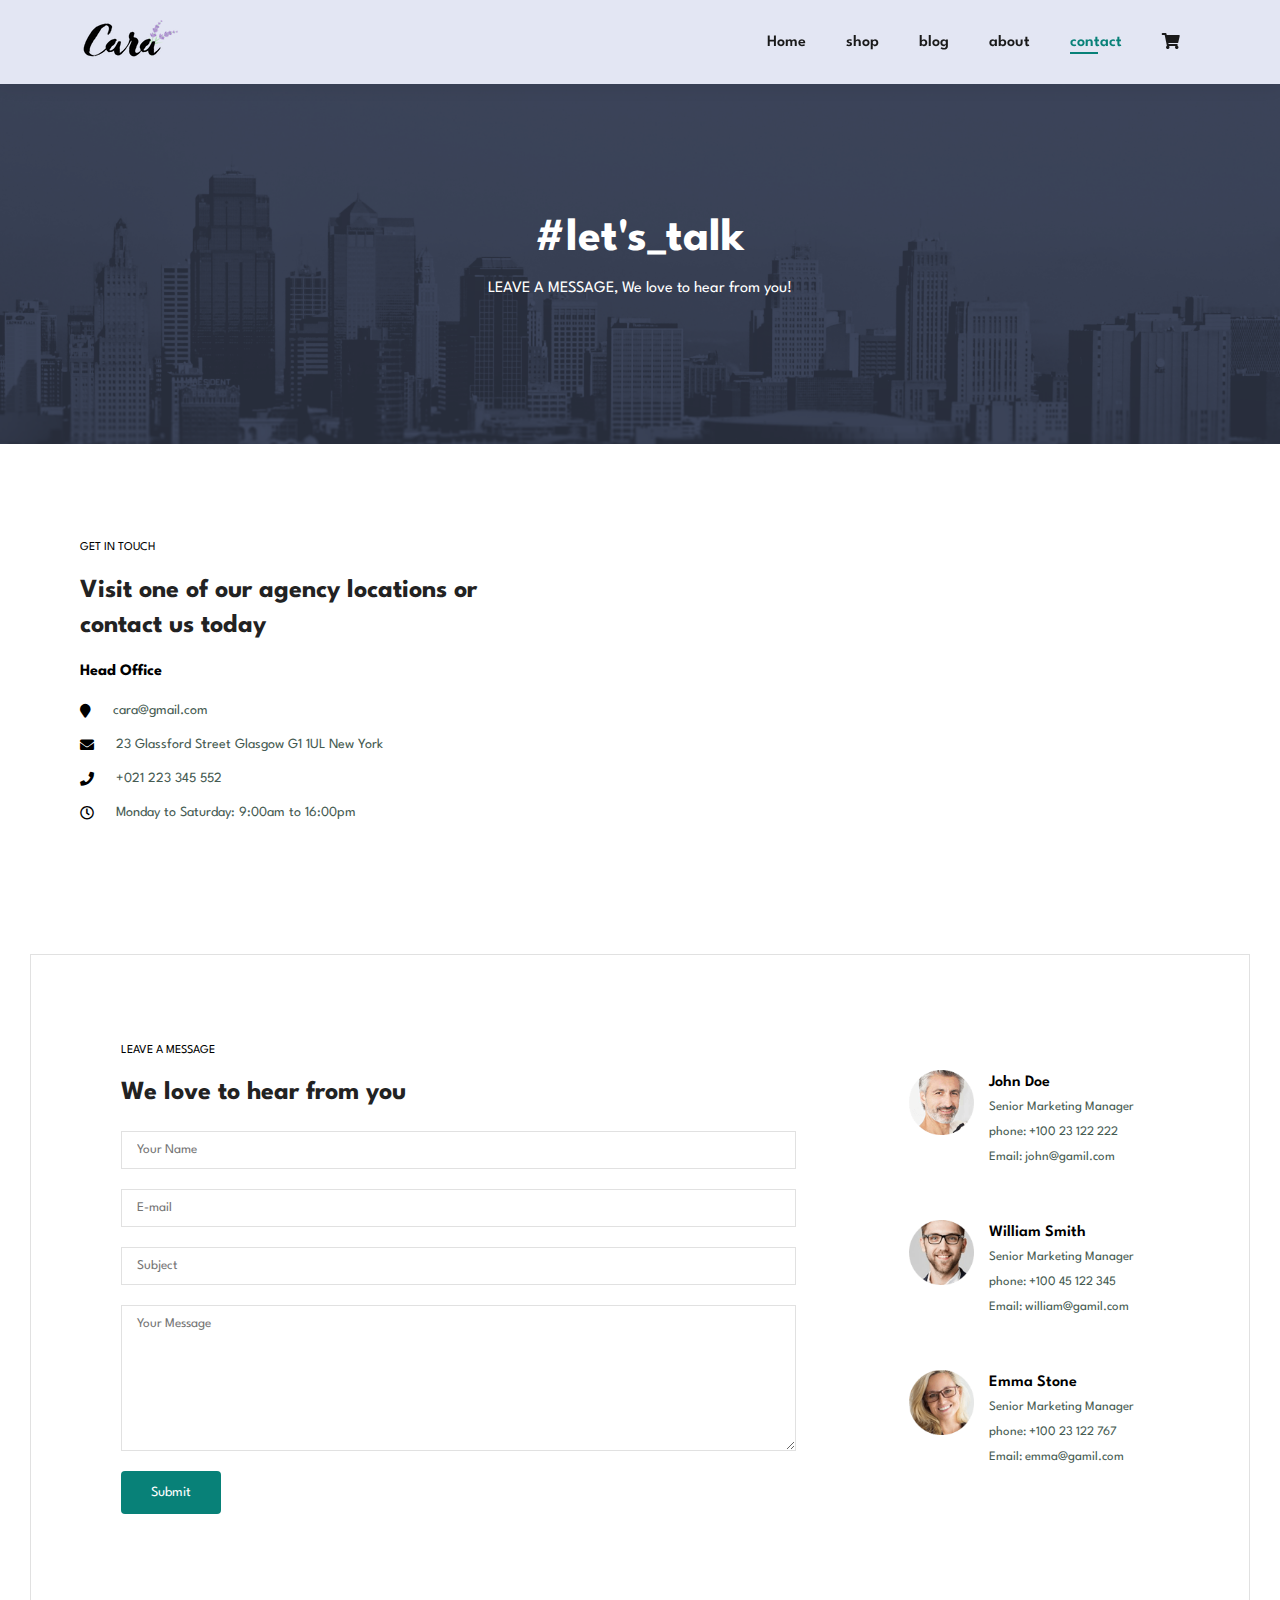
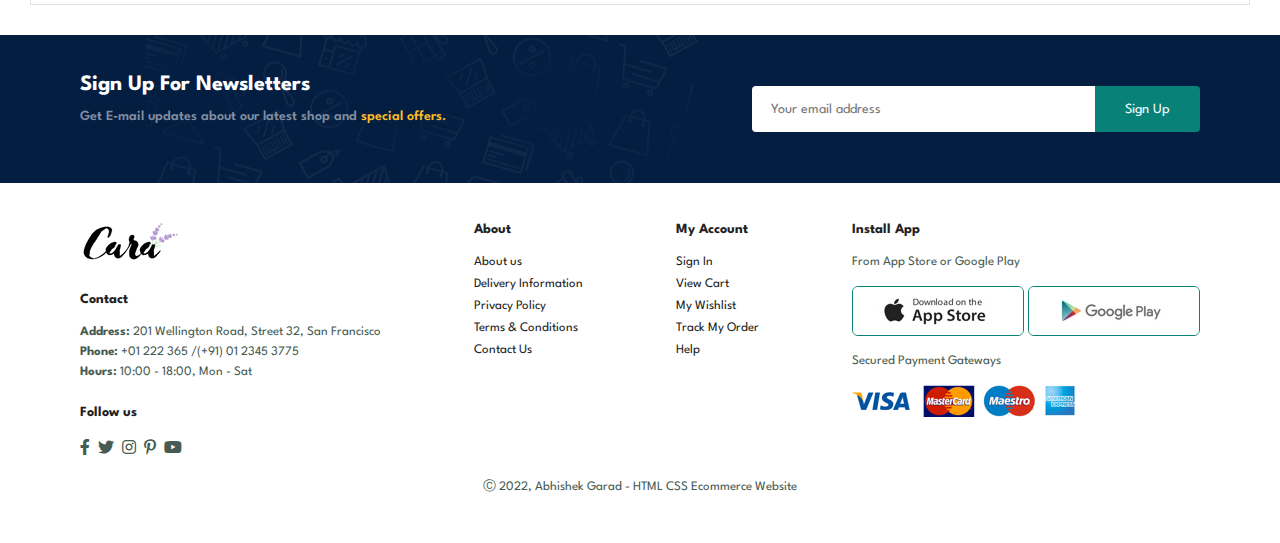
<file: contact.html>
<!DOCTYPE html>
<html lang="en">

<head>
    <meta charset="UTF-8">
    <meta http-equiv="X-UA-Compatible" content="IE=edge">
    <meta name="viewport" content="width=device-width, initial-scale=1.0">
    <title>Document</title>
    <link rel="stylesheet" href="style.css">
    <link rel="stylesheet" href="https://use.fontawesome.com/releases/v5.15.4/css/all.css">

<body>

    <section id="header">
        <a href="#"><img src="img/logo.png" class="logo" alt=""></a>

        <div>
            <ul id="navbar">
                <li><a href="index.html">Home</a></li>
                <li><a href="shop.html">shop</a></li>
                <li><a href="blog.html">blog</a></li>
                <li><a href="about.html">about</a></li>
                <li><a class="active" href="contact.html">contact</a></li>
                <li id="lg-bag"><a href="cart.html"><i class="fa fa-shopping-cart" aria-hidden="true"></i></a></li>
                <a href="#" id="close"><i class="fa fa-times" aria-hidden="true"></i></a>
            </ul>

        </div>
        <div id="mobile">
            <a href="cart.html"><i class="fa fa-shopping-cart" aria-hidden="true"></i></a>
            <i id="bar" class="fas fa-outdent"></i>
        </div>
    </section>

    <section id="page-header" class="about-header">
        <h2>#let's_talk</h2>
        <p>LEAVE A MESSAGE, We love to hear from you!</p>
    </section>

    <section id="contact-details" class="section-p1">
        <div class="details">
            <span>GET IN TOUCH</span>
            <h2>Visit one of our agency locations or contact us today</h2>
            <h3>Head Office</h3>
            <div>
                <li>
                    <i class="fa fa-map-marker" aria-hidden="true"></i>
                    <p>cara@gmail.com</p>
                </li>
                <li>
                    <i class="fa fa-envelope" aria-hidden="true"></i>
                    <p>23 Glassford Street Glasgow G1 1UL New York</p>
                </li>
                <li>
                    <i class="fa fa-phone" aria-hidden="true"></i>
                    <p>+021 223 345 552</p>
                </li>
                <li>
                    <i class="far fa-clock" aria-hidden="true"></i>
                    <p>Monday to Saturday: 9:00am to 16:00pm</p>
                </li>
            </div>
        </div>
        <div class="map">
            <iframe
                src="https://www.google.com/maps/embed?pb=!1m18!1m12!1m3!1d2469.8088025254474!2d-1.2565554846137983!3d51.75481970040407!2m3!1f0!2f0!3f0!3m2!1i1024!2i768!4f13.1!3m3!1m2!1s0x4876c6a9ef8c485b%3A0xd2ff1883a001afed!2sUniversity%20of%20Oxford!5e0!3m2!1sen!2sin!4v1656065734396!5m2!1sen!2sin"
                width="600" height="450" style="border:0;" allowfullscreen="" loading="lazy"
                referrerpolicy="no-referrer-when-downgrade">
            </iframe>
        </div>
    </section>

    <section id="form-details">
        <form action=""> 
            <span>LEAVE A MESSAGE</span>
            <h2>We love to hear from you</h2>
            <input type="text" placeholder="Your Name">
            <input type="text" placeholder="E-mail">
            <input type="text" placeholder="Subject">
            <textarea name="" id="" cols="30" rows="10" placeholder="Your Message"></textarea>
            <button class="normal">Submit</button>
        </form>

        <div class="people">
            <div>
                <img src="img/people/1.png" alt="">
                <p><span>John Doe</span> Senior Marketing Manager 
                    <br> phone: +100 23 122 222 <br>Email: john@gamil.com 
                </p>
            </div>
            <div>
                <img src="img/people/2.png" alt="">
                <p><span>William Smith</span> Senior Marketing Manager 
                    <br> phone: +100 45 122 345 <br>Email: william@gamil.com 
                </p>
            </div>
            <div>
                <img src="img/people/3.png" alt="">
                <p><span>Emma Stone</span> Senior Marketing Manager 
                    <br> phone: +100 23 122 767 <br>Email: emma@gamil.com 
                </p>
            </div>
        </div>


    </section>


    <section id="newsletter" class="section-p1">
        <div class="newstext">
            <h4>Sign Up For Newsletters</h4>
            <p>Get E-mail updates about our latest shop and <span>special offers.</span></p>
        </div>
        <div class="form">
            <input type="text" placeholder="Your email address">
            <button class="normal">Sign Up</button>
        </div>
    </section>

    <footer class="section-p1">
        <div class="col">
            <img class="logo" src="img/logo.png" alt="">
            <h4>Contact</h4>
            <p><strong> Address:</strong> 201 Wellington Road, Street 32, San Francisco</p>
            <p><strong>Phone:</strong> +01 222 365 /(+91) 01 2345 3775</p>
            <p><strong>Hours:</strong> 10:00 - 18:00, Mon - Sat</p>
            <div class="follow">
                <h4>Follow us</h4>
                <div class="icon">
                    <i class="fab fa-facebook-f"></i>
                    <i class="fab fa-twitter"></i>
                    <i class="fab fa-instagram"></i>
                    <i class="fab fa-pinterest-p"></i>
                    <i class="fab fa-youtube"></i>

                </div>
            </div>
        </div>
        <div class="col">
            <h4>About</h4>
            <a href="#">About us</a>
            <a href="#">Delivery Information</a>
            <a href="#">Privacy Policy</a>
            <a href="#">Terms & Conditions</a>
            <a href="#">Contact Us</a>
        </div>
        <div class="col">
            <h4>My Account</h4>
            <a href="#">Sign In</a>
            <a href="#">View Cart</a>
            <a href="#">My Wishlist</a>
            <a href="#">Track My Order</a>
            <a href="#">Help</a>
        </div>
        <div class="col install">
            <h4>Install App</h4>
            <p>From App Store or Google Play</p>
            <div class="row">
                <img src="img/pay/app.jpg" alt="">
                <img src="img/pay/play.jpg" alt="">
            </div>
            <p>Secured Payment Gateways</p>
            <img src="img/pay/pay.png" alt="">
        </div>
        <div class="copyright">
            <p>Ⓒ 2022, Abhishek Garad - HTML CSS Ecommerce Website</p>

        </div>
    </footer>



    <script src="script.js">
    </script>
</body>

</html>
</file>
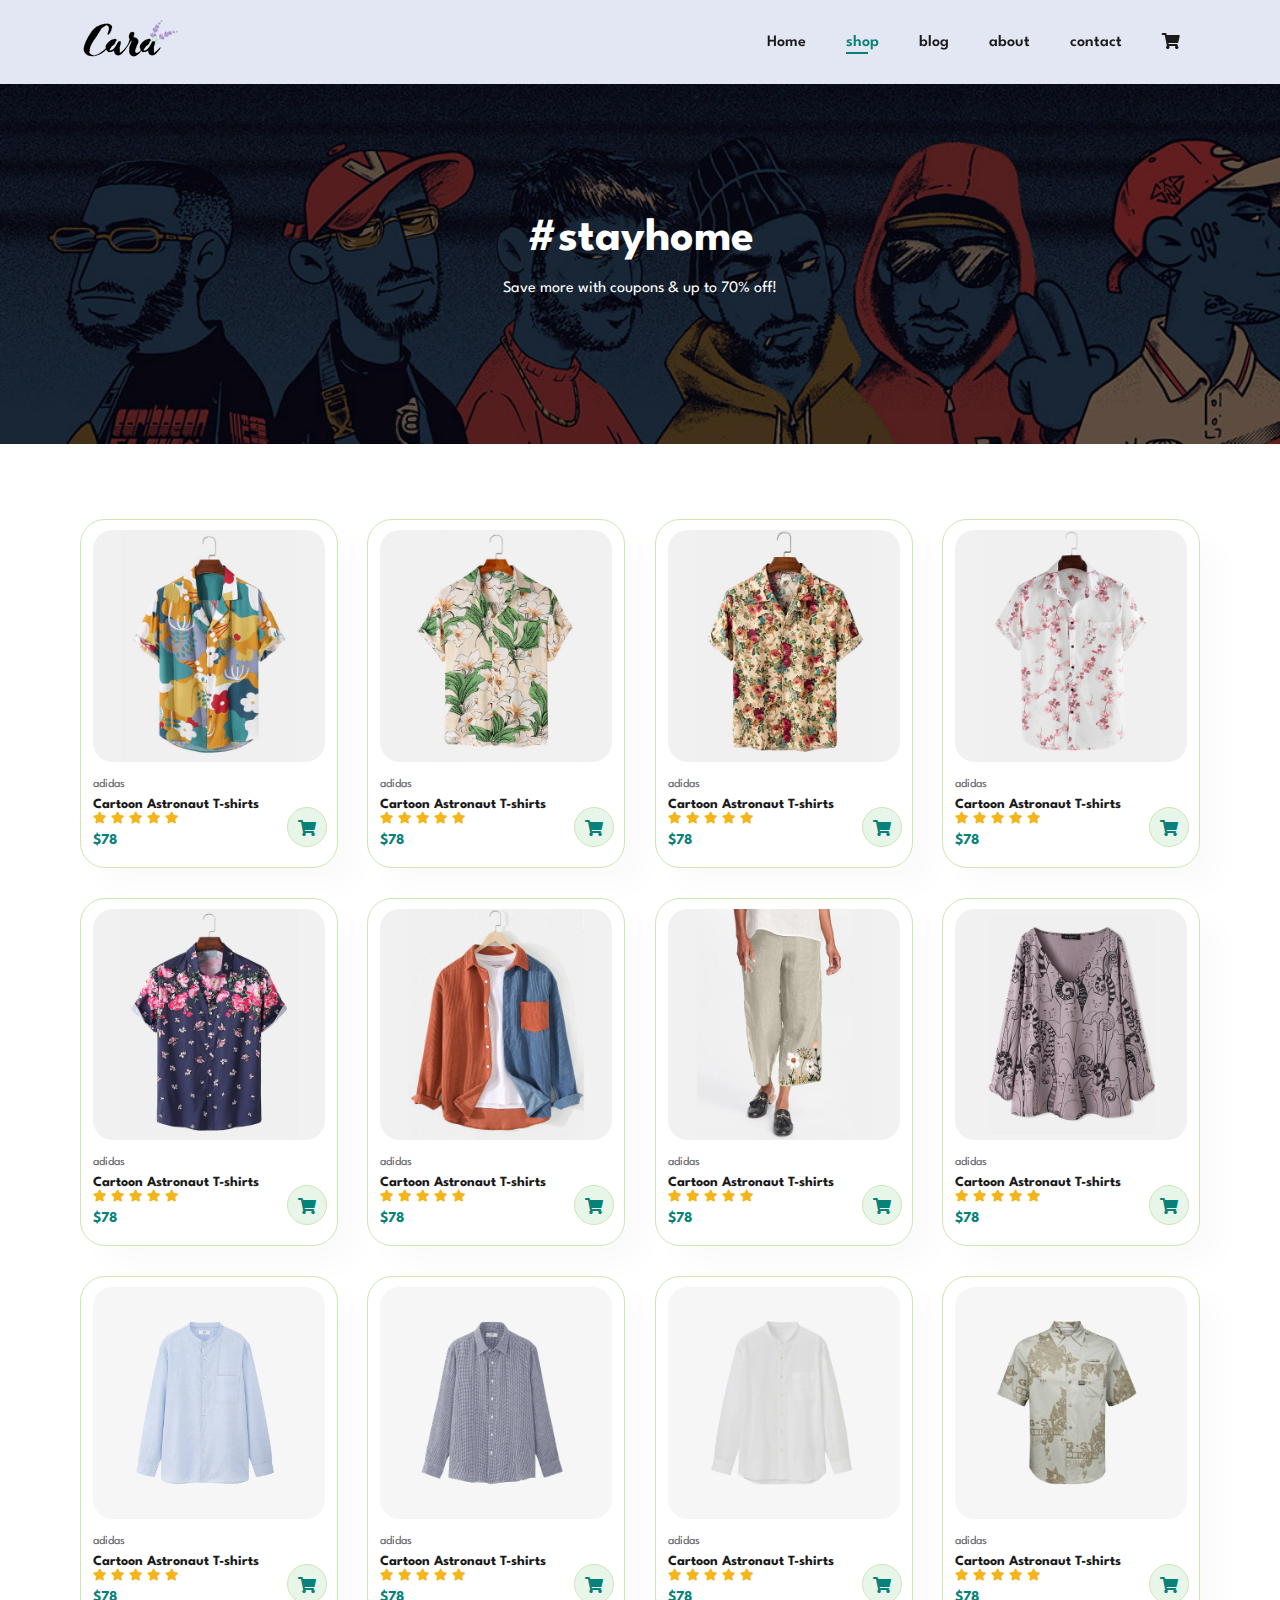
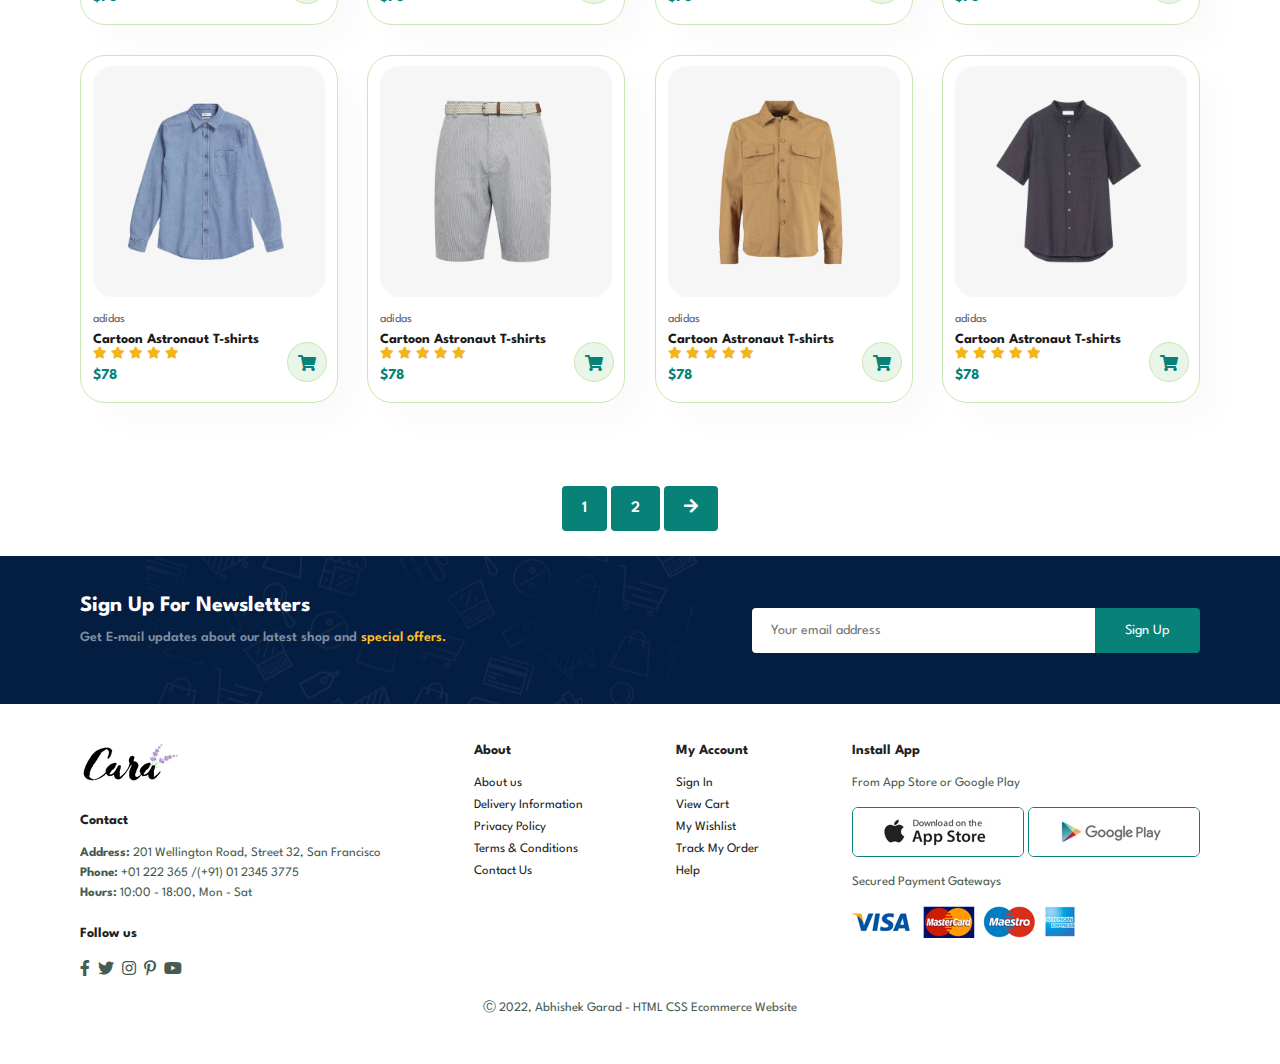
<file: shop.html>
<!DOCTYPE html>
<html lang="en">

<head>
    <meta charset="UTF-8">
    <meta http-equiv="X-UA-Compatible" content="IE=edge">
    <meta name="viewport" content="width=device-width, initial-scale=1.0">
    <title>Document</title>
    <link rel="stylesheet" href="style.css">
    <link rel="stylesheet" href="https://use.fontawesome.com/releases/v5.15.4/css/all.css">

<body>

    <section id="header">
        <a href="#"><img src="img/logo.png" class="logo" alt=""></a>

        <div>
            <ul id="navbar">
                <li><a href="index.html">Home</a></li>
                <li><a class="active" href="shop.html">shop</a></li>
                <li><a href="blog.html">blog</a></li>
                <li><a href="about.html">about</a></li>
                <li><a href="contact.html">contact</a></li>
                <li id="lg-bag"><a href="cart.html"><i class="fa fa-shopping-cart" aria-hidden="true"></i></a></li>
                <a href="#" id="close"><i class="fa fa-times" aria-hidden="true"></i></a>
            </ul>

        </div>
        <div id="mobile">
            <a href="cart.html"><i class="fa fa-shopping-cart" aria-hidden="true"></i></a>
            <i id="bar" class="fas fa-outdent"></i>
        </div>
    </section>

    <section id="page-header">

        <h2>#stayhome</h2>

        <p>Save more with coupons & up to 70% off!</p>

    </section>


    <section id="product1" class="section-p1">
        <div class="pro-container">
            <div class="pro" onclick="window.location.href='sproduct.html'">
                <img src="img/products/f1.jpg" alt="">
                <div class="des">
                    <span>adidas</span>
                    <h5>Cartoon Astronaut T-shirts</h5>
                    <div class="star">
                        <i class="fas fa-star"></i>
                        <i class="fas fa-star"></i>
                        <i class="fas fa-star"></i>
                        <i class="fas fa-star"></i>
                        <i class="fas fa-star"></i>
                    </div>
                    <h4>$78</h4>
                </div>
                <a href="#"><i class="fa fa-shopping-cart cart" aria-hidden="true"></i></a>
            </div>
            <div class="pro">
                <img src="img/products/f2.jpg" alt="">
                <div class="des">
                    <span>adidas</span>
                    <h5>Cartoon Astronaut T-shirts</h5>
                    <div class="star">
                        <i class="fas fa-star"></i>
                        <i class="fas fa-star"></i>
                        <i class="fas fa-star"></i>
                        <i class="fas fa-star"></i>
                        <i class="fas fa-star"></i>
                    </div>
                    <h4>$78</h4>
                </div>
                <a href="#"><i class="fa fa-shopping-cart cart" aria-hidden="true"></i></a>
            </div>
            <div class="pro">
                <img src="img/products/f3.jpg" alt="">
                <div class="des">
                    <span>adidas</span>
                    <h5>Cartoon Astronaut T-shirts</h5>
                    <div class="star">
                        <i class="fas fa-star"></i>
                        <i class="fas fa-star"></i>
                        <i class="fas fa-star"></i>
                        <i class="fas fa-star"></i>
                        <i class="fas fa-star"></i>
                    </div>
                    <h4>$78</h4>
                </div>
                <a href="#"><i class="fa fa-shopping-cart cart" aria-hidden="true"></i></a>
            </div>
            <div class="pro">
                <img src="img/products/f4.jpg" alt="">
                <div class="des">
                    <span>adidas</span>
                    <h5>Cartoon Astronaut T-shirts</h5>
                    <div class="star">
                        <i class="fas fa-star"></i>
                        <i class="fas fa-star"></i>
                        <i class="fas fa-star"></i>
                        <i class="fas fa-star"></i>
                        <i class="fas fa-star"></i>
                    </div>
                    <h4>$78</h4>
                </div>
                <a href="#"><i class="fa fa-shopping-cart cart" aria-hidden="true"></i></a>
            </div>
            <div class="pro">
                <img src="img/products/f5.jpg" alt="">
                <div class="des">
                    <span>adidas</span>
                    <h5>Cartoon Astronaut T-shirts</h5>
                    <div class="star">
                        <i class="fas fa-star"></i>
                        <i class="fas fa-star"></i>
                        <i class="fas fa-star"></i>
                        <i class="fas fa-star"></i>
                        <i class="fas fa-star"></i>
                    </div>
                    <h4>$78</h4>
                </div>
                <a href="#"><i class="fa fa-shopping-cart cart" aria-hidden="true"></i></a>
            </div>
            <div class="pro">
                <img src="img/products/f6.jpg" alt="">
                <div class="des">
                    <span>adidas</span>
                    <h5>Cartoon Astronaut T-shirts</h5>
                    <div class="star">
                        <i class="fas fa-star"></i>
                        <i class="fas fa-star"></i>
                        <i class="fas fa-star"></i>
                        <i class="fas fa-star"></i>
                        <i class="fas fa-star"></i>
                    </div>
                    <h4>$78</h4>
                </div>
                <a href="#"><i class="fa fa-shopping-cart cart" aria-hidden="true"></i></a>
            </div>
            <div class="pro">
                <img src="img/products/f7.jpg" alt="">
                <div class="des">
                    <span>adidas</span>
                    <h5>Cartoon Astronaut T-shirts</h5>
                    <div class="star">
                        <i class="fas fa-star"></i>
                        <i class="fas fa-star"></i>
                        <i class="fas fa-star"></i>
                        <i class="fas fa-star"></i>
                        <i class="fas fa-star"></i>
                    </div>
                    <h4>$78</h4>
                </div>
                <a href="#"><i class="fa fa-shopping-cart cart" aria-hidden="true"></i></a>
            </div>
            <div class="pro">
                <img src="img/products/f8.jpg" alt="">
                <div class="des">
                    <span>adidas</span>
                    <h5>Cartoon Astronaut T-shirts</h5>
                    <div class="star">
                        <i class="fas fa-star"></i>
                        <i class="fas fa-star"></i>
                        <i class="fas fa-star"></i>
                        <i class="fas fa-star"></i>
                        <i class="fas fa-star"></i>
                    </div>
                    <h4>$78</h4>
                </div>
                <a href="#"><i class="fa fa-shopping-cart cart" aria-hidden="true"></i></a>
            </div>

            <div class="pro">
                <img src="img/products/n1.jpg" alt="">
                <div class="des">
                    <span>adidas</span>
                    <h5>Cartoon Astronaut T-shirts</h5>
                    <div class="star">
                        <i class="fas fa-star"></i>
                        <i class="fas fa-star"></i>
                        <i class="fas fa-star"></i>
                        <i class="fas fa-star"></i>
                        <i class="fas fa-star"></i>
                    </div>
                    <h4>$78</h4>
                </div>
                <a href="#"><i class="fa fa-shopping-cart cart" aria-hidden="true"></i></a>
            </div>
            <div class="pro">
                <img src="img/products/n2.jpg" alt="">
                <div class="des">
                    <span>adidas</span>
                    <h5>Cartoon Astronaut T-shirts</h5>
                    <div class="star">
                        <i class="fas fa-star"></i>
                        <i class="fas fa-star"></i>
                        <i class="fas fa-star"></i>
                        <i class="fas fa-star"></i>
                        <i class="fas fa-star"></i>
                    </div>
                    <h4>$78</h4>
                </div>
                <a href="#"><i class="fa fa-shopping-cart cart" aria-hidden="true"></i></a>
            </div>
            <div class="pro">
                <img src="img/products/n3.jpg" alt="">
                <div class="des">
                    <span>adidas</span>
                    <h5>Cartoon Astronaut T-shirts</h5>
                    <div class="star">
                        <i class="fas fa-star"></i>
                        <i class="fas fa-star"></i>
                        <i class="fas fa-star"></i>
                        <i class="fas fa-star"></i>
                        <i class="fas fa-star"></i>
                    </div>
                    <h4>$78</h4>
                </div>
                <a href="#"><i class="fa fa-shopping-cart cart" aria-hidden="true"></i></a>
            </div>
            <div class="pro">
                <img src="img/products/n4.jpg" alt="">
                <div class="des">
                    <span>adidas</span>
                    <h5>Cartoon Astronaut T-shirts</h5>
                    <div class="star">
                        <i class="fas fa-star"></i>
                        <i class="fas fa-star"></i>
                        <i class="fas fa-star"></i>
                        <i class="fas fa-star"></i>
                        <i class="fas fa-star"></i>
                    </div>
                    <h4>$78</h4>
                </div>
                <a href="#"><i class="fa fa-shopping-cart cart" aria-hidden="true"></i></a>
            </div>
            <div class="pro">
                <img src="img/products/n5.jpg" alt="">
                <div class="des">
                    <span>adidas</span>
                    <h5>Cartoon Astronaut T-shirts</h5>
                    <div class="star">
                        <i class="fas fa-star"></i>
                        <i class="fas fa-star"></i>
                        <i class="fas fa-star"></i>
                        <i class="fas fa-star"></i>
                        <i class="fas fa-star"></i>
                    </div>
                    <h4>$78</h4>
                </div>
                <a href="#"><i class="fa fa-shopping-cart cart" aria-hidden="true"></i></a>
            </div>
            <div class="pro">
                <img src="img/products/n6.jpg" alt="">
                <div class="des">
                    <span>adidas</span>
                    <h5>Cartoon Astronaut T-shirts</h5>
                    <div class="star">
                        <i class="fas fa-star"></i>
                        <i class="fas fa-star"></i>
                        <i class="fas fa-star"></i>
                        <i class="fas fa-star"></i>
                        <i class="fas fa-star"></i>
                    </div>
                    <h4>$78</h4>
                </div>
                <a href="#"><i class="fa fa-shopping-cart cart" aria-hidden="true"></i></a>
            </div>
            <div class="pro">
                <img src="img/products/n7.jpg" alt="">
                <div class="des">
                    <span>adidas</span>
                    <h5>Cartoon Astronaut T-shirts</h5>
                    <div class="star">
                        <i class="fas fa-star"></i>
                        <i class="fas fa-star"></i>
                        <i class="fas fa-star"></i>
                        <i class="fas fa-star"></i>
                        <i class="fas fa-star"></i>
                    </div>
                    <h4>$78</h4>
                </div>
                <a href="#"><i class="fa fa-shopping-cart cart" aria-hidden="true"></i></a>
            </div>
            <div class="pro">
                <img src="img/products/n8.jpg" alt="">
                <div class="des">
                    <span>adidas</span>
                    <h5>Cartoon Astronaut T-shirts</h5>
                    <div class="star">
                        <i class="fas fa-star"></i>
                        <i class="fas fa-star"></i>
                        <i class="fas fa-star"></i>
                        <i class="fas fa-star"></i>
                        <i class="fas fa-star"></i>
                    </div>
                    <h4>$78</h4>
                </div>
                <a href="#"><i class="fa fa-shopping-cart cart" aria-hidden="true"></i></a>
            </div>

        </div>

    </section>

    <section id="pagination" class="section-p1">
        <a href="#">1</a>
        <a href="#">2</a>
        <a href="#"><i class="fa fa-arrow-right" aria-hidden="true"></i></a>
    </section>


    <section id="newsletter" class="section-p1">
        <div class="newstext">
            <h4>Sign Up For Newsletters</h4>
            <p>Get E-mail updates about our latest shop and <span>special offers.</span></p>
        </div>
        <div class="form">
            <input type="text" placeholder="Your email address">
            <button class="normal">Sign Up</button>
        </div>
    </section>

    <footer class="section-p1">
        <div class="col">
            <img class="logo" src="img/logo.png" alt="">
            <h4>Contact</h4>
            <p><strong> Address:</strong> 201 Wellington Road, Street 32, San Francisco</p>
            <p><strong>Phone:</strong> +01 222 365 /(+91) 01 2345 3775</p>
            <p><strong>Hours:</strong> 10:00 - 18:00, Mon - Sat</p>
            <div class="follow">
                <h4>Follow us</h4>
                <div class="icon">
                    <i class="fab fa-facebook-f"></i>
                    <i class="fab fa-twitter"></i>
                    <i class="fab fa-instagram"></i>
                    <i class="fab fa-pinterest-p"></i>
                    <i class="fab fa-youtube"></i>

                </div>
            </div>
        </div>
        <div class="col">
            <h4>About</h4>
            <a href="#">About us</a>
            <a href="#">Delivery Information</a>
            <a href="#">Privacy Policy</a>
            <a href="#">Terms & Conditions</a>
            <a href="#">Contact Us</a>
        </div>
        <div class="col">
            <h4>My Account</h4>
            <a href="#">Sign In</a>
            <a href="#">View Cart</a>
            <a href="#">My Wishlist</a>
            <a href="#">Track My Order</a>
            <a href="#">Help</a>
        </div>
        <div class="col install">
            <h4>Install App</h4>
            <p>From App Store or Google Play</p>
            <div class="row">
                <img src="img/pay/app.jpg" alt="">
                <img src="img/pay/play.jpg" alt="">
            </div>
            <p>Secured Payment Gateways</p>
            <img src="img/pay/pay.png" alt="">
        </div>
        <div class="copyright">
            <p>Ⓒ 2022, Abhishek Garad - HTML CSS Ecommerce Website</p>

        </div>
    </footer>



    <script src="script.js">
    </script>
</body>

</html>
</file>
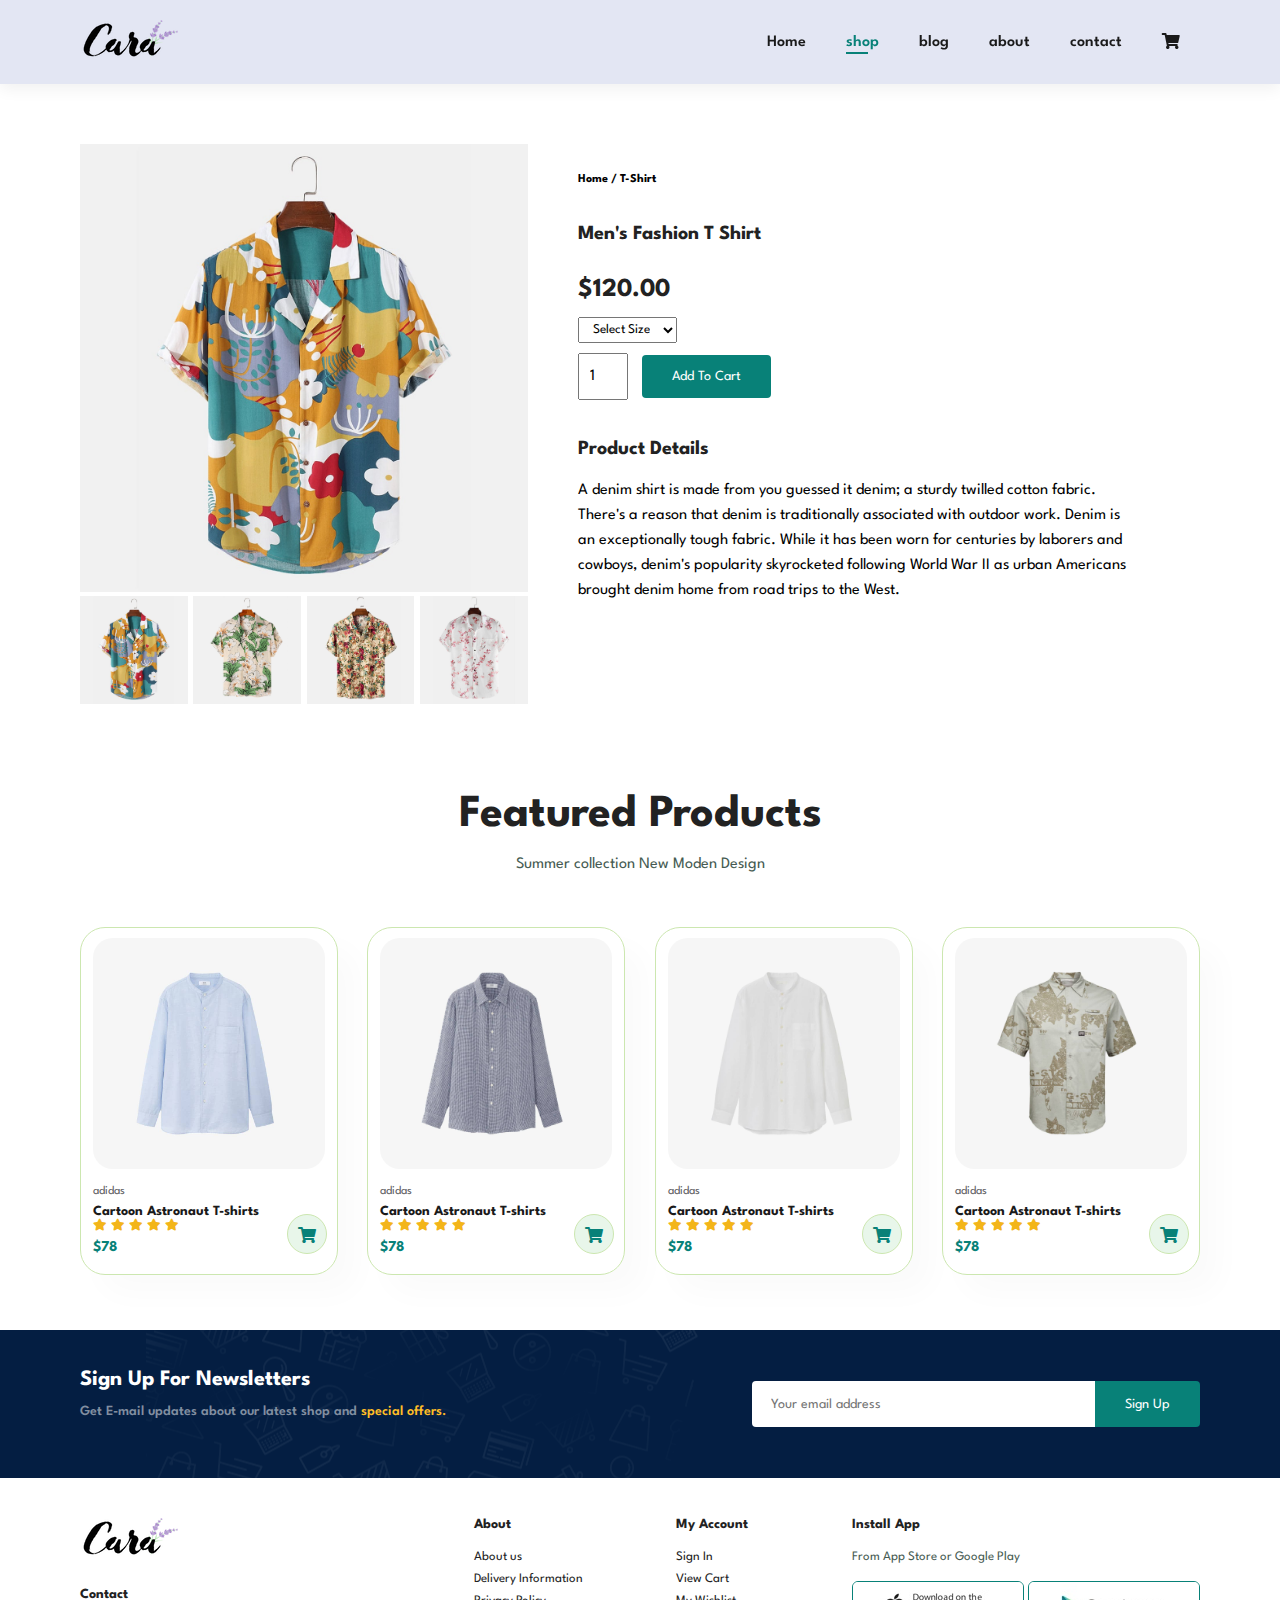
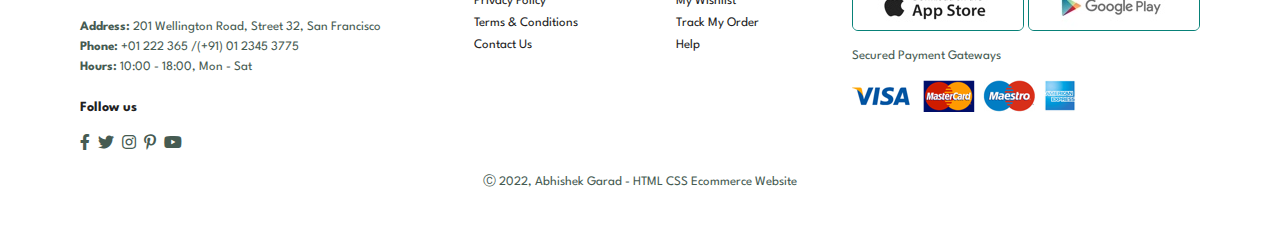
<file: sproduct.html>
<!DOCTYPE html>
<html lang="en">

<head>
    <meta charset="UTF-8">
    <meta http-equiv="X-UA-Compatible" content="IE=edge">
    <meta name="viewport" content="width=device-width, initial-scale=1.0">
    <title>Document</title>
    <link rel="stylesheet" href="style.css">
    <link rel="stylesheet" href="https://use.fontawesome.com/releases/v5.15.4/css/all.css">

<body>

    <section id="header">
        <a href="#"><img src="img/logo.png" class="logo" alt=""></a>

        <div>
            <ul id="navbar">
                <li><a href="index.html">Home</a></li>
                <li><a class="active" href="shop.html">shop</a></li>
                <li><a href="blog.html">blog</a></li>
                <li><a href="about.html">about</a></li>
                <li><a href="contact.html">contact</a></li>
                <li id="lg-bag"><a href="cart.html"><i class="fa fa-shopping-cart" aria-hidden="true"></i></a></li>
                <a href="#" id="close"><i class="fa fa-times" aria-hidden="true"></i></a>
            </ul>

        </div>
        <div id="mobile">
            <a href="cart.html"><i class="fa fa-shopping-cart" aria-hidden="true"></i></a>
            <i id="bar" class="fas fa-outdent"></i>
        </div>
    </section>

    <section id="prodetails" class="section-p1">

        <div class="single-pro-image">
            <img src="img/products/f1.jpg" width="100%" alt="" id="MainImg">

            <div class="small-img-group">
                <div class="small-img-col">
                    <img src="img/products/f1.jpg" width="100%" class="small-img" alt="">
                </div>
                <div class="small-img-col">
                    <img src="img/products/f2.jpg" width="100%" class="small-img" alt="">
                </div>
                <div class="small-img-col">
                    <img src="img/products/f3.jpg" width="100%" class="small-img" alt="">
                </div>
                <div class="small-img-col">
                    <img src="img/products/f4.jpg" width="100%" class="small-img" alt="">
                </div>
            </div>
        </div>

        <div class="single-pro-details">
            <h6>Home / T-Shirt</h6>
            <h4>Men's Fashion T Shirt</h4>
            <h2>$120.00</h2>
            <select>
                <option>Select Size</option>
                <option>XL</option>
                <option>XXL</option>
                <option>Small</option>
                <option>Large</option>
            </select>
            <input type="number" value="1">
            <button class="normal">Add To Cart</button>
            <h4>Product Details</h4>
            <span>A denim shirt is made from you guessed it denim; a sturdy twilled cotton fabric.
                There's a reason that denim is traditionally associated with outdoor work. Denim is an exceptionally
                tough fabric. While it has been worn for centuries by laborers and cowboys, denim's popularity
                skyrocketed following World War II as urban Americans brought denim home from road trips to the West.
            </span>
        </div>
    </section>


    <section id="product1" class="section-p1">
        <h2>Featured Products</h2>
        <p>Summer collection New Moden Design</p>
        <div class="pro-container">
            <div class="pro">
                <img src="img/products/n1.jpg" alt="">
                <div class="des">
                    <span>adidas</span>
                    <h5>Cartoon Astronaut T-shirts</h5>
                    <div class="star">
                        <i class="fas fa-star"></i>
                        <i class="fas fa-star"></i>
                        <i class="fas fa-star"></i>
                        <i class="fas fa-star"></i>
                        <i class="fas fa-star"></i>
                    </div>
                    <h4>$78</h4>
                </div>
                <a href="#"><i class="fa fa-shopping-cart cart" aria-hidden="true"></i></a>
            </div>
            <div class="pro">
                <img src="img/products/n2.jpg" alt="">
                <div class="des">
                    <span>adidas</span>
                    <h5>Cartoon Astronaut T-shirts</h5>
                    <div class="star">
                        <i class="fas fa-star"></i>
                        <i class="fas fa-star"></i>
                        <i class="fas fa-star"></i>
                        <i class="fas fa-star"></i>
                        <i class="fas fa-star"></i>
                    </div>
                    <h4>$78</h4>
                </div>
                <a href="#"><i class="fa fa-shopping-cart cart" aria-hidden="true"></i></a>
            </div>
            <div class="pro">
                <img src="img/products/n3.jpg" alt="">
                <div class="des">
                    <span>adidas</span>
                    <h5>Cartoon Astronaut T-shirts</h5>
                    <div class="star">
                        <i class="fas fa-star"></i>
                        <i class="fas fa-star"></i>
                        <i class="fas fa-star"></i>
                        <i class="fas fa-star"></i>
                        <i class="fas fa-star"></i>
                    </div>
                    <h4>$78</h4>
                </div>
                <a href="#"><i class="fa fa-shopping-cart cart" aria-hidden="true"></i></a>
            </div>
            <div class="pro">
                <img src="img/products/n4.jpg" alt="">
                <div class="des">
                    <span>adidas</span>
                    <h5>Cartoon Astronaut T-shirts</h5>
                    <div class="star">
                        <i class="fas fa-star"></i>
                        <i class="fas fa-star"></i>
                        <i class="fas fa-star"></i>
                        <i class="fas fa-star"></i>
                        <i class="fas fa-star"></i>
                    </div>
                    <h4>$78</h4>
                </div>
                <a href="#"><i class="fa fa-shopping-cart cart" aria-hidden="true"></i></a>
            </div>
        </div>
    </section>


    <section id="newsletter" class="section-p1">
        <div class="newstext">
            <h4>Sign Up For Newsletters</h4>
            <p>Get E-mail updates about our latest shop and <span>special offers.</span></p>
        </div>
        <div class="form">
            <input type="text" placeholder="Your email address">
            <button class="normal">Sign Up</button>
        </div>
    </section>

    <footer class="section-p1">
        <div class="col">
            <img class="logo" src="img/logo.png" alt="">
            <h4>Contact</h4>
            <p><strong> Address:</strong> 201 Wellington Road, Street 32, San Francisco</p>
            <p><strong>Phone:</strong> +01 222 365 /(+91) 01 2345 3775</p>
            <p><strong>Hours:</strong> 10:00 - 18:00, Mon - Sat</p>
            <div class="follow">
                <h4>Follow us</h4>
                <div class="icon">
                    <i class="fab fa-facebook-f"></i>
                    <i class="fab fa-twitter"></i>
                    <i class="fab fa-instagram"></i>
                    <i class="fab fa-pinterest-p"></i>
                    <i class="fab fa-youtube"></i>

                </div>
            </div>
        </div>
        <div class="col">
            <h4>About</h4>
            <a href="#">About us</a>
            <a href="#">Delivery Information</a>
            <a href="#">Privacy Policy</a>
            <a href="#">Terms & Conditions</a>
            <a href="#">Contact Us</a>
        </div>
        <div class="col">
            <h4>My Account</h4>
            <a href="#">Sign In</a>
            <a href="#">View Cart</a>
            <a href="#">My Wishlist</a>
            <a href="#">Track My Order</a>
            <a href="#">Help</a>
        </div>
        <div class="col install">
            <h4>Install App</h4>
            <p>From App Store or Google Play</p>
            <div class="row">
                <img src="img/pay/app.jpg" alt="">
                <img src="img/pay/play.jpg" alt="">
            </div>
            <p>Secured Payment Gateways</p>
            <img src="img/pay/pay.png" alt="">
        </div>
        <div class="copyright">
            <p>Ⓒ 2022, Abhishek Garad - HTML CSS Ecommerce Website</p>

        </div>
    </footer>

    <script>
    
        const mainImg = document.getElementById('MainImg');
        const smalling = document.querySelectorAll('.small-img');

        smalling.forEach((small) => {
            small.addEventListener('click', () => {
                mainImg.src = small.src
            })
        })

        // Enters to Sproduct page by clicking any product
        const allProduct = document.querySelectorAll('#product1 .pro-container .pro')
        console.log(allProduct);

        allProduct.forEach(product => {
            product.addEventListener('click', () => {
                window.location.href = 'sproduct.html'
            })
        })


    </script>



    <script src="script.js">
    </script>
</body>

</html>
</file>
<file: style.css>
@import url('https://fonts.googleapis.com/css2?family=Spartan:wght@100;200;300;400;500;600;700;800;900&display=swap');

*{
    margin: 0;
    padding: 0;
    box-sizing: border-box;
    font-family: 'spartan', sans-serif;
}

h1{
    font-size: 50px;
    line-height: 64px;
    color: #222;
}

h2{
    font-size: 46px;
    line-height: 54px;
    color: #222;
}

h4{
    font-size: 20px;
    color: #222;
}

h6{
    font-weight: 700;
    font-size: 12px;
}

p{
    font-size: 16px;
    color: #465b52;
    margin: 15px 0 20px 0;
}

.section-p1{
    padding: 40px 80px;
}

.section-m1{
    padding: 40px 0;
}

button.normal{
    font-size: 14px;
    font-weight: 600px;
    padding: 15px 30px;
    color: #000;
    background-color: white;
    border-radius: 4px;
    cursor: pointer;
    border: none;
    outline: none;
    transition: 0.2s;
}

button.white{
    font-size: 13px;
    font-weight: 600px;
    padding: 11px 18px;
    color: white;
    background-color: transparent;
    cursor: pointer;
    border: 1px solid white;
    outline: none;
    transition: 0.2s;
}


body{
    width: 100%;
}

/* index page start */

#header{
    display: flex;
    align-items: center;
    justify-content: space-between;
    padding: 20px 80px;
    background: #E3E6F3;
    box-shadow: 0 5px 15px rgba(0, 0, 0, 0.06);
    z-index: 999;
    position: sticky;
    top: 0;
    left: 0;

}

#navbar{
    display: flex;
    align-items: center;
    justify-content:center;

}

#navbar li{
    list-style: none;
    padding: 0 20px;
    position: relative;
}

#navbar li a{
    text-decoration: none;
    font-size: 16px;
    font-weight: 600;
    color: #1a1a1a;
    transition: 0.3s ease;
}

#navbar li a:hover,
#navbar li a.active{
    color: #088178;
}

#navbar li a.active::after,
#navbar li a:hover::after   {
    content: "";
    width: 30%;
    height: 2px;
    background: #088178;
    position: absolute;
    bottom: -4px;
    left: 20px  ;
}

#mobile{
    display: none;
    align-items: center;
}

#close{
    display: none;
}

#hero{
    background-image: url(img/hero4.png);
    height: 90vh;
    width: 100%;
    background-size: cover;
    background-position: top 25% right 0;
    padding: 0 80px;
    display: flex;
    flex-direction: column;
    align-items: flex-start;
    justify-content: center;
    
}

#hero h4{
    padding-bottom: 15px;
}

#hero h1{
    color: #088178;
}

#hero button{
    background-image: url(img/button.png);
    background-color: transparent;
    color: #088178;
    border: 0;
    padding: 14px 80px 14px 65px;
    background-repeat: no-repeat;
    cursor: pointer;
    font-weight: 700;
    font-size: 15px;
}

#feature{
    display: flex;
    align-items: center;
    justify-content: space-between;
    flex-wrap: wrap;
}

#feature .fe-box{
    width: 180px;
    text-align: center;
    padding: 25px 15px;
    box-shadow: 20px 20px 34px rgba(0, 0, 0, 0.03);
    border: 1px solid #088178;
    border-radius: 4px;
    margin: 15px 0;
}

#feature .fe-box:hover{
    box-shadow: 10px 10px 54px rgba(70, 62, 221, 0.1);
}

#feature .fe-box img{
    width: 100%;
    margin-bottom: 10px;
}

#feature .fe-box h6{
    display: inline-block;
    padding: 9px 8px 6px 8px;
    line-height: 1;
    border-radius: 4px;
    color: #088178;
    background-color: #fddde4;   

}

#feature .fe-box:nth-child(2) h6{
    background-color: #cdebbc;
}

#feature .fe-box:nth-child(3) h6{
    background-color: #d1e8f2;
}

#feature .fe-box:nth-child(4) h6{
    background-color: #cdd4f8;
}

#feature .fe-box:nth-child(5) h6{
    background-color: #f6dbf6;
}

#feature .fe-box:nth-child(6) h6{
    background-color: #fff2e5;
}

#product1{
    text-align: center;
}

#product1 .pro-container{
    display: flex;
    justify-content: space-between;
    padding-top: 20px;
    flex-wrap: wrap;
}

#product1 .pro{
    width: 23%;
    min-width: 250px;
    padding: 10px 12px;
    border: 1px solid #cce7b0;
    border-radius: 25px;
    cursor: pointer;
    box-shadow: 20px 20px 30px rgba(0, 0, 0, 0.02);
    margin: 15px 0;
    position: relative;
}

#product1 .pro:hover{
    box-shadow: 20px 20px 30px rgba(0, 0, 0, 0.08);
    transition: 0.2s ease;
}

#product1 .pro img{
    width: 100%;
    border-radius: 20px;
}

#product1 .pro .des{
    text-align: start;
    padding: 10px 0;

}

#product1 .pro .des span{
    color: #606063;
    font-size: 12px;

}

#product1 .pro .des h5{
    padding-top: 7px;
    color: #1a1a1a;
    font-size: 14px;

}

#product1 .pro .des i{
    font-size: 12px;
    color: rgb(243, 181, 25);

}

#product1 .pro .des h4{
    padding-top: 7px;
    font-size: 15px;
    font-weight: 700;
    color: #088178;       
}

#product1 .pro .cart{
    width: 40px;
    height: 40px;
    line-height: 40px;
    border-radius: 50px;
    background-color: #e8f6ea;
    color: #088178;
    border: 1px solid #cce7b0;
    position: absolute;
    bottom: 20px;
    right: 10px;
}

#banner{
    display: flex;
    flex-direction: column;
    justify-content: center;
    align-items: center;
    text-align: center;
    background-image: url(img/banner/b2.jpg);
    width: 100%;
    height: 40vh;
    background-size: cover;
    background-position: center;
}

#banner h4{
    color: white;
    font-size: 16px;
}

#banner h2{
    color: white;
    font-size: 30px;
    padding: 10px 0;
}

#banner h2 span{
    color: #ef3636;
    
}

#banner button:hover{
    background: #088178;
    color: white;
}

#sm-banner{
    display: flex;
    justify-content: space-between;
    flex-wrap: wrap;
}

#sm-banner .banner-box{
    display: flex;
    flex-direction: column;
    justify-content: center;
    align-items: flex-start;
    background-image: url(img/banner/b17.jpg);
    min-width: 580px;
    height: 50vh;
    background-size: cover;
    background-position: center;
    padding: 30px;
}

#sm-banner h4{
    color: white;
    font-size: 20px;
    font-weight: 300;
}

#sm-banner h2{
    color: white;
    font-size: 28px;
    font-weight: 800;
}

#sm-banner span{
    color: white;
    font-size: 14px;
    font-weight: 500;
    padding-bottom: 15px;
}

#sm-banner .banner-box:hover button{
    background-color: #088178;
    border: 1px solid #088178;

}

#sm-banner .banner-box2{
    background-image: url(img/banner/b10.jpg);

}

#banner3{
    display: flex;
    justify-content: space-between;
    flex-wrap: wrap;
    padding: 0 80px;
} 


#banner3 .banner-box{
    display: flex;
    flex-direction: column;
    justify-content: center;
    align-items: flex-start;
    background-image: url(img/banner/b7.jpg);
    min-width: 30%;
    height: 30vh;
    background-size: cover;
    background-position: center;
    padding: 30px;
    margin-bottom: 20px;
}

#banner3 .banner-box2{
    background-image: url(img/banner/b4.jpg);
}

#banner3 .banner-box3{
    background-image: url(img/banner/b18.jpg);
}

#banner3 h2{
    color: white;
    font-weight: 900;
    font-size: 22px;
}

#banner3 h3{
    color: #ec544e;
    font-weight: 800;
    font-size: 15px;
}

#newsletter{
    display: flex;
    justify-content: space-between;
    flex-wrap: wrap;
    align-items: center;
    background-image: url("img/banner/b14.png");
    background-repeat: no-repeat;
    background-position: 20% 30%;
    background-color: #041e42;
}

#newsletter h4{
    font-size: 22px;
    font-weight: 700;
    color: white;
}

#newsletter p{
    font-size: 14px;
    font-weight: 600;
    color: #818ea0;
}

#newsletter p span{
    color: #ffbd27;
}

#newsletter .form{
    display: flex;
    width: 40%;
}

#newsletter input{
    height: 3.26em;
    padding: 0 1.25em;
    font-size: 14px;
    width: 100%;
    border: 1px solid transparent;
    border-radius: 4px;
    outline: none;
    border-top-right-radius: 0;
    border-bottom-right-radius: 0;
}

#newsletter button{
    background-color: #088178;
    color: white;
    white-space: nowrap;
    border-top-left-radius: 0;
    border-bottom-left-radius: 0;

} 

footer{
    display: flex;
    flex-wrap: wrap;
    justify-content: space-between;
    
}

footer .col{
    display: flex;
    flex-direction: column;
    align-items: flex-start;
    margin-bottom: 20px;
    
}

footer .logo{
    margin-bottom: 30px;
}

footer h4{
    font-size: 14px;
    padding-bottom: 20px;
}

footer p{
    font-size: 13px;
    margin: 0 0 8px 0;
}

footer a{
    font-size: 13px;
    text-decoration: none;
    margin-bottom: 10px;
    color: #222;
}

footer .follow{
    margin-top: 20px;
}

footer .follow i {
    color: #465b52;
    padding-right: 4px;
    cursor: pointer;

}

footer .install .row img{
    border: 1px solid #088178;
    border-radius: 6px;

}

footer .install img{
    margin: 10px 0 15px 0;
}

footer .follow i:hover,
footer a:hover{
    color: #088178;
}

footer .copyright{
    width: 100%;
    text-align: center;
}

/* index page ends */



/* shop page start */

#page-header{
    background-image: url('img/banner/b1.jpg');
    width: 100%;
    height: 40vh;
    background-size: cover;
    display: flex;
    text-align: center;
    justify-content: center;
    flex-direction: column;
    padding: 14px;
}

#page-header h2,
#page-header p{
    color: white;
}

#pagination{
    text-align: center;
}

#pagination a{
    text-decoration: none;
    background-color: #088178;
    padding: 15px 20px;
    border-radius: 4px;
    color: white;
    font-weight: 600;
}

#pagination a i{
    font-size: 16px;
    font-weight: 600;
}

.small-img-group {
    display: flex;
    justify-content: space-between;
}


/* shop page ends */


/* single product start */

#prodetails{
    display: flex;
    margin-top: 20px;
}

#prodetails .single-pro-image{
    width: 40%;
    margin-right: 50px;
}

.small-img-group{
    display: flex;
    justify-content: space-between;
}

.small-img-col{
    flex-basis: 24%;
    cursor: pointer;

}

#prodetails .single-pro-details{
    width: 50%;
    padding-top: 30px;
}

#prodetails .single-pro-details h4{
    padding: 40px 0 20px 0;
}

#prodetails .single-pro-details h2{
    font-size: 26px;    
}

#prodetails .single-pro-details select{
    display: block;
    padding: 5px 10px;
    margin-bottom: 10px;
}

#prodetails .single-pro-details input{
    width: 50px;
    height: 47px;
    padding-left: 10px;
    font-size: 16px;
    margin-right: 10px;    
}

#prodetails .single-pro-details input:focus{
    outline: none;
}

#prodetails .single-pro-details button{
    background-color: #088178;
    color: white;
}

#prodetails .single-pro-details span{
    line-height: 25px;
}

/* single product ends */

/* blog page start */

#page-header.blog-header{
    background-image: url("img/banner/b19.jpg");
}

#blog{
    padding: 150px 150px 0 150px;
}

#blog .blog-box{
    display: flex;
    align-items: center;
    width: 100%;
    position: relative;
}

#blog .blog-img{
    width: 50%;
    margin-right: 40px;
    padding-bottom: 90px;
}

#blog img{
    width: 100%;
    height: 300px;
    object-fit: cover;
}

#blog .blog-details{
    width: 50%;
}

#blog .blog-details a{
    text-decoration: none;
    font-size: 11px;
    color: black;
    font-weight: 700;
    position: relative;
    transition: 0.3s;
}

#blog .blog-details a::after{
    content: "";
    width: 50px;
    height: 1px;
    background-color: black;
    position: absolute;
    top: 4px;
    right: -60px;
}

#blog .blog-details a:hover{
    color: #088178;
}

#blog .blog-details a:hover::after{
    background-color: #088178;
}

#blog .blog-box h1{
    position: absolute;
    top: -40px;
    left: 0;
    font-size: 70px;
    font-weight: 700;
    color: #c9cbce;
    z-index: -9;
}

/* blog page ends */

/* about page starts */

#page-header.about-header{
    background-image: url('img/about/banner.png');
}

#about-head{
    display: flex;
    align-items: center;
}

#about-head img{
    width: 50%;
    height: auto;
}

#about-head div{
    padding-left: 40px;
}

#about-app{
    text-align: center;
}

#about-app .video{
    width: 70%;
    height: 100%;
    margin: 30px auto 0 auto;
}

#about-app .video video{
    width: 100%;
    height: 100%;
    border-radius: 20px;
}

/* about page ends */

/* contact page start */

#contact-details{
    display: flex;
    align-items: center;
    justify-content: space-between;
}

#contact-details .details{
    width: 40%;
}

#contact-details .details span,
#form-details form span{
    font-size: 12px;
}

#contact-details .details h2,
#form-details form h2{
    font-size: 26px;
    line-height: 35px;
    padding: 20px 0;
}

#contact-details .details h3{
    font-size: 16px;
    padding-bottom: 15px;
}


#contact-details .details li{
    list-style: none;
    display: flex;
    padding: 10px 0;
}

#contact-details .details li i{
    font-size: 14px;
    padding-right: 22px;
}

#contact-details .details li p{
    margin: 0;
    font-size: 14px;
}

#contact-details .map{
    width: 55%;
    height: 400px;
}

#contact-details .map iframe{
    width: 100%;
    height: 100%;
}

#form-details{
    display: flex;
    justify-content: space-between;
    margin: 30px;
    padding: 90px;
    border: 1px solid #e1e1e1;
}

#form-details form{
    width: 65%;
    display: flex;
    flex-direction: column;
    align-items: flex-start;
}

#form-details form input,
#form-details form textarea{
    width: 100%;
    padding: 12px 15px;
    outline: none;
    margin-bottom: 20px;
    border: 1px solid #e1e1e1;
}

#form-details form button{
    background-color: #088178;
    color: white;
}

#form-details .people div{
    padding: 25px;
    display: flex;
    align-items: flex-start ;
}

#form-details .people div img{
    width: 65px;
    height: 65px;
    object-fit: cover;
    margin-right: 15px;
}

#form-details .people div p{
    margin: 0;
    font-size: 13px;
    line-height: 25px;
}

#form-details .people div span{
    display: block;
    font-size: 16px;
    font-weight: 600;
    color: black;
}



/* contact page ends */


/* cart page start */

#cart {
    overflow-x: auto;
}

#cart table{
    width: 100%;
    border-collapse: collapse;
    table-layout: fixed;
    white-space: nowrap;
}

#cart table img{
    width: 70px;
}

#cart table td:nth-child(1){
    width: 100px;
    text-align: center;
}

#cart table td:nth-child(2){
    width: 150px;
    text-align: center;
}

#cart table td:nth-child(3){
    width: 250px;
    text-align: center;
}

#cart table td:nth-child(4),
#cart table td:nth-child(5),
#cart table td:nth-child(6){
    width: 150px;
    text-align: center;
}

#cart table td:nth-child(5) input   {
    width: 70px;
    padding: 10px 5px 10px 15px;
}

#cart table thead{
    border: 1px solid #e9e9e1;
    border-left: none;
    border-right: none;
}

#cart table thead td{
    font-weight: 700;
    text-transform: uppercase;
    font-size: 13px;
    padding: 18px 0;
}

#cart table tbody tr td{
    padding-top: 15px;
}


#cart table tbody td{
    font-size: 13px;
}


#cart-add{
    display: flex;
    flex-wrap: wrap;
    justify-content: space-between;
}


#coupon{
    width: 50%;
    margin-bottom: 30px;
}

#coupon h3,
#subtotal h3{
    padding-bottom: 15px;
}

#coupon input{
    padding: 10px 20px;
    outline: none;
    width: 60%;
    margin-right: 10px;
    border: 1px soild #e9e9e1;
}

#coupon button,
#subtotal button{
    background-color: #088178;
    color: white;
    padding: 12px 20px;
}

#subtotal{
    width: 50%;
    margin-bottom: 30px;
    border: 1px solid #e9e9e1;
    padding: 30px;
}

#subtotal table{
    border-collapse: collapse;
    width: 100%;
    margin-bottom: 20px;
}

#subtotal table td{
    width: 50%;
    border: 1px solid #e2e9e1;
    padding: 10px;
    font-size: 13px;
}











/* cart page ends */








/* Media queries start */

@media (max-width:799px){
    .section-p1 {
        padding: 40px 40px;
    }
    #navbar{
        display: flex;
        flex-direction: column;
        align-items: flex-start;
        justify-content: flex-start;
        position: fixed;
        top: 0;
        right: -300px;
        height: 100vh;
        width: 300px;
        background-color: #E3E6F3;
        box-shadow: 0 40px 60px rgba(0, 0, 0, 0.1);
        padding: 80px 0 0 10px;
        transition: 0.3s;
    }

    #navbar.active{
        right: 0px;
    }

    #navbar li{
        margin-bottom: 25px;
    }

    #mobile{
        display: flex;
        align-items: center;
    }

    #mobile i{
        color: #1a1a1a;
        font-size: 24px;
        padding-left: 20px;
    }

    #close{
        display: initial;
        position: absolute;
        top: 30px;
        left: 30px;
        color: #222;
        font-size: 24px;
    }
    #lg-bag{
        display: none;
    }

    #hero {
        height: 70vh;
        padding: 0 80px;
        background-position: top 30% right 30%;
    }

    #feature {
        justify-content: center;
    }

    #feature .fe-box {
        margin: 15px 15px 15px;
    }

    #product1 .pro-container {
        justify-content: center;
    }

    #product1 .pro {
        margin: 15px ;
    }

    #banner {
        height: 20vh;  
    }

    #sm-banner .banner-box {
        min-width: 100%;
        height: 30vh;
        padding: 30px;
    }

    #banner3 {
        padding: 0 40px;
    }

    #banner3 .banner-box {
        width: 26%;
    }

    #newsletter .form {
        width: 70%;
    }

    /* contact page start */

    #form-details {
        padding: 40px;
    }

    #form-details form {
        width: 50%;  
    }



    /* contact page ends */
    
}

@media (max-width: 477px){

    .section-p1 {
        padding: 20px;
    }

    #header {
        padding: 10px 30px;
    }

    h2 {
        font-size: 32px;
    }
    h1 {
        font-size: 38px;
       
    }
    #hero {
        padding: 0 20px;
        background-position: 55%;
    }

    #feature .fe-box {
        width: 155px;
        margin: 0 0 15px 0;
    }

    #feature {
        justify-content: space-between;
    }

    #product1 .pro {
        width: 100%;
    }
    
    #banner {
        height: 40vh;
    }

    #sm-banner .banner-box {       
        height: 40vh;
    }

    #sm-banner .banner-box2 {
        margin-top: 20px;
    }

    #banner3 {
        padding: 0 20px;
    }

    #banner3 .banner-box {
        width:100%;
    }

    #newsletter .form {
        width: 100%;
    }

    #newsletter {
        padding: 40px 20px;
    }

    footer .copyright {
        text-align: start;
    }

    /* single product */

    #prodetails {
        display: flex;
        flex-direction: column;
    }

    #prodetails .single-pro-image {
        width: 100%;
        margin-right: 0px;
    }

    #prodetails .single-pro-details {
        width: 100%;
        
    }

    /* blog page start */

    #blog {
        padding: 100px 20px 0 20px;
    }

    #blog .blog-box {
        display: flex;
        flex-direction: column;
        align-items: flex-start;   
    }

    #blog .blog-img {
        width: 100%;
        margin-right: 0px;
        margin-bottom: 30px;
    }

    #blog .blog-details {
        width: 100%;
    }

    /* blog page ends */


    /* about page starts */

    #about-head {
        flex-direction: column;
        align-items: center;
    }

    #about-head img {
        width: 100%;
        margin-bottom: 20px;
    }

    #about-head div {
        padding-left: 0px;
    }

    #about-app .video {
        width: 100%;
    }

    /* about page ends */



    /* contact page start */

    #contact-details {
        flex-direction: column;
    }

    #contact-details .details {
        width: 100%;
        margin-bottom: 30px;
    }

    #contact-details .map{
        width: 100%;

    }

    #form-details {
        margin: 10px;
        padding: 30px 10px;
        flex-wrap: wrap;
    }

    #form-details form{
        width: 100%;
        margin-bottom: 30px;
    }

    /* contact page ends */

    /* cart page start */

    #cart-add {
        flex-direction: column;
    }

    #coupon {
        width: 100%;
    }

    #subtotal {
        width: 100%;
        padding: 20px;
    }




    /* cart page ends */
     



}







/* Media queries end */
</file>
